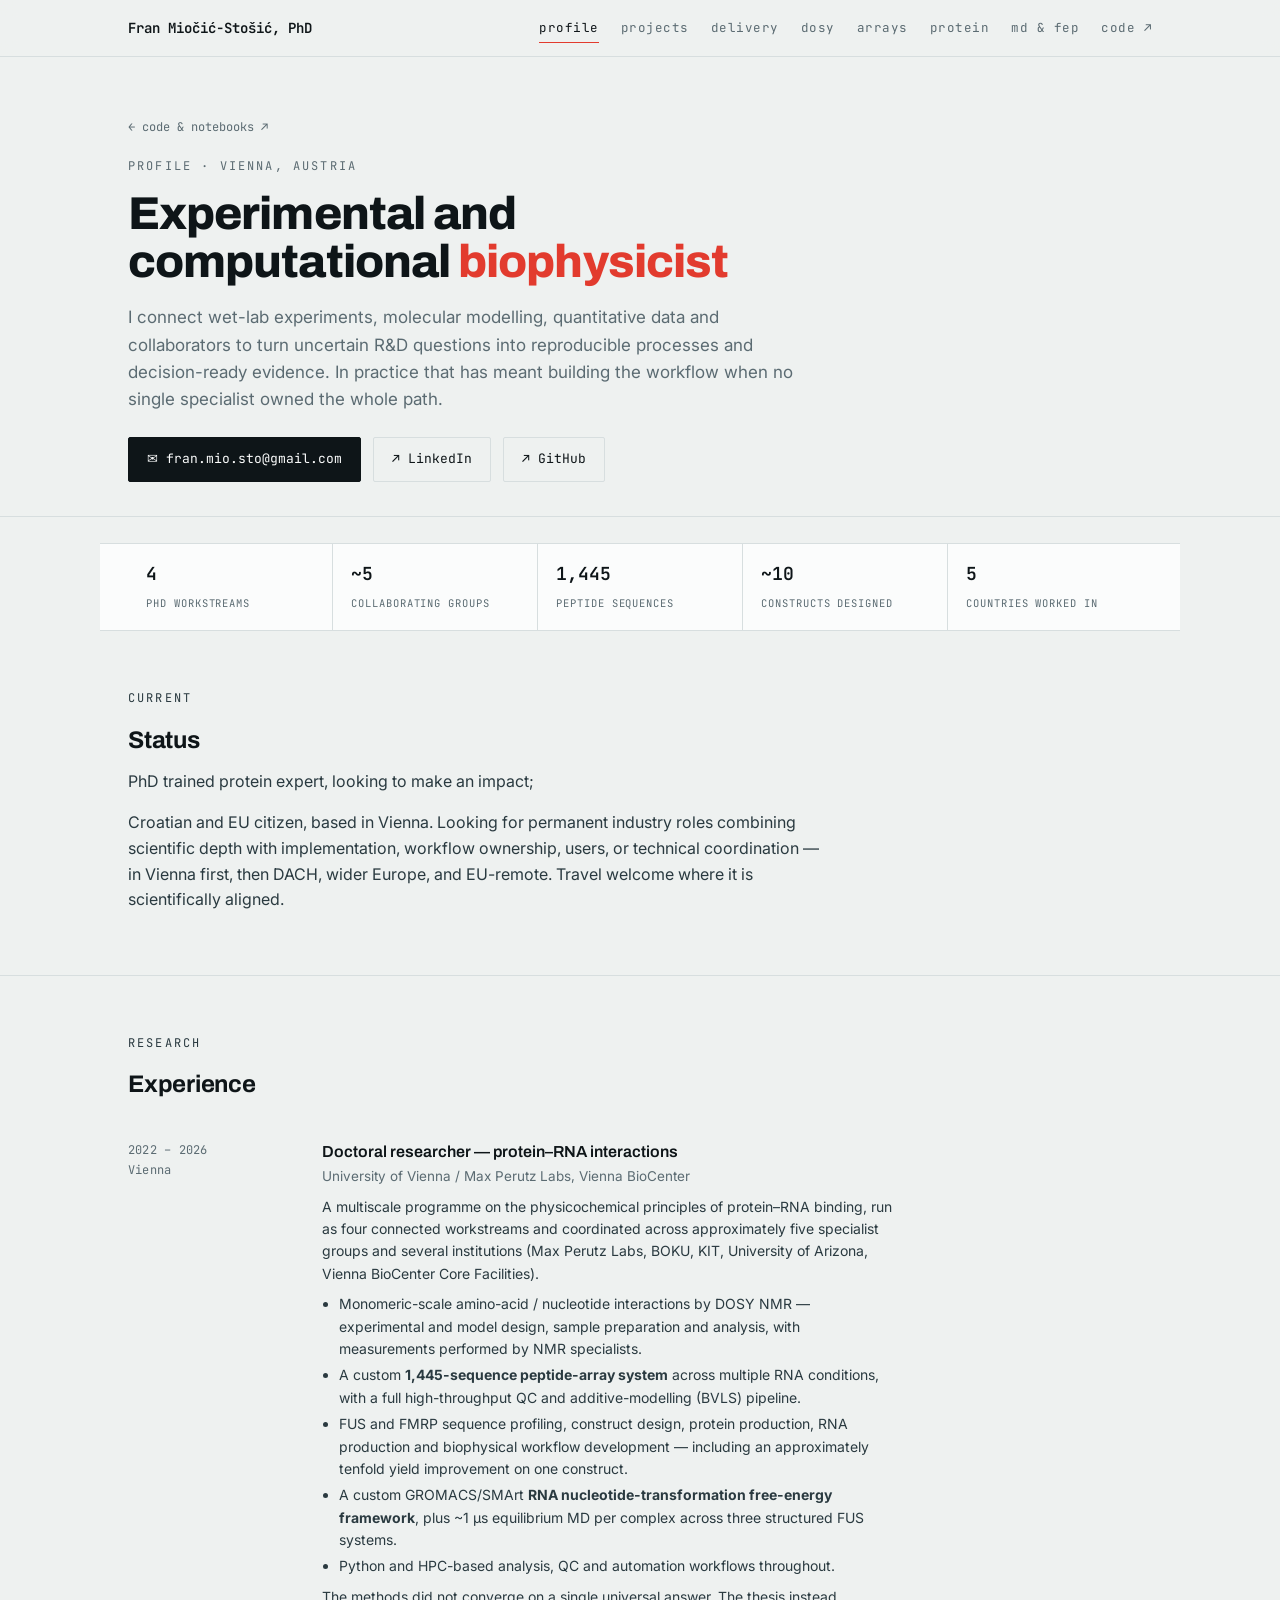
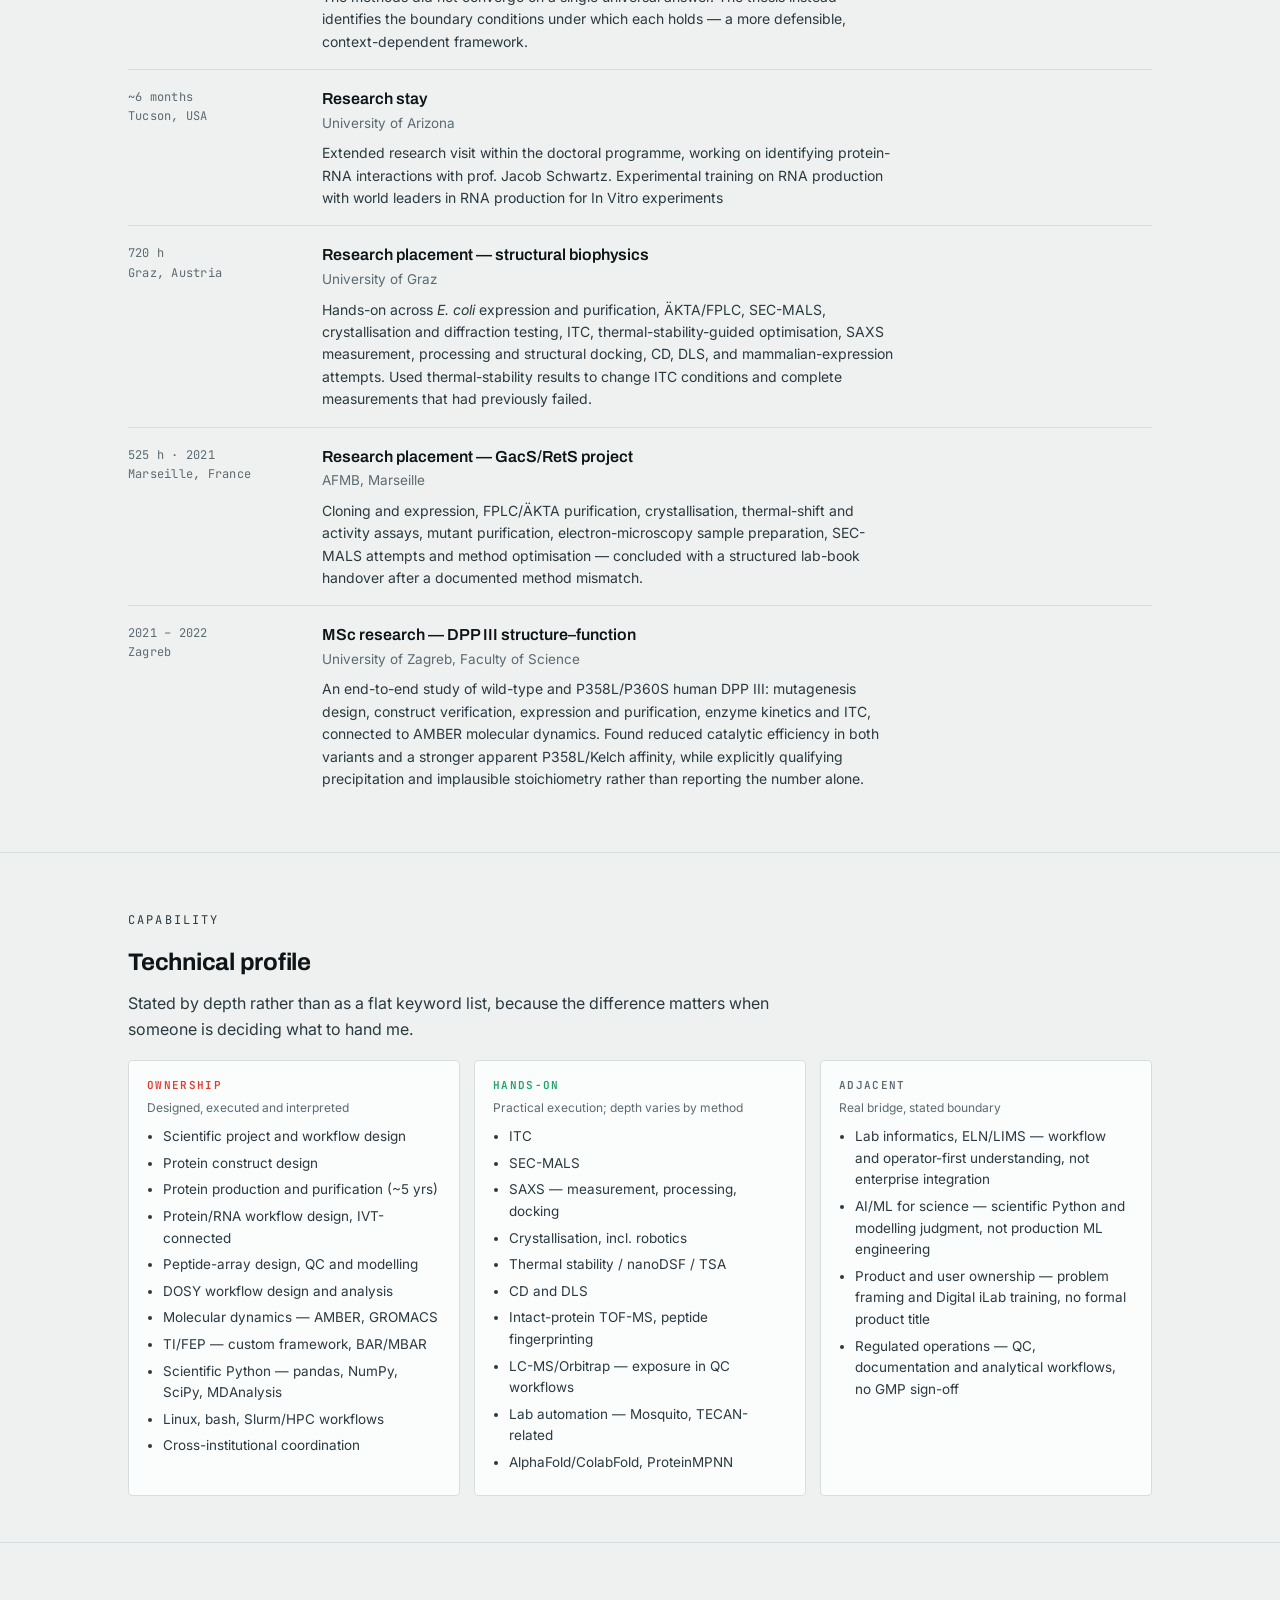
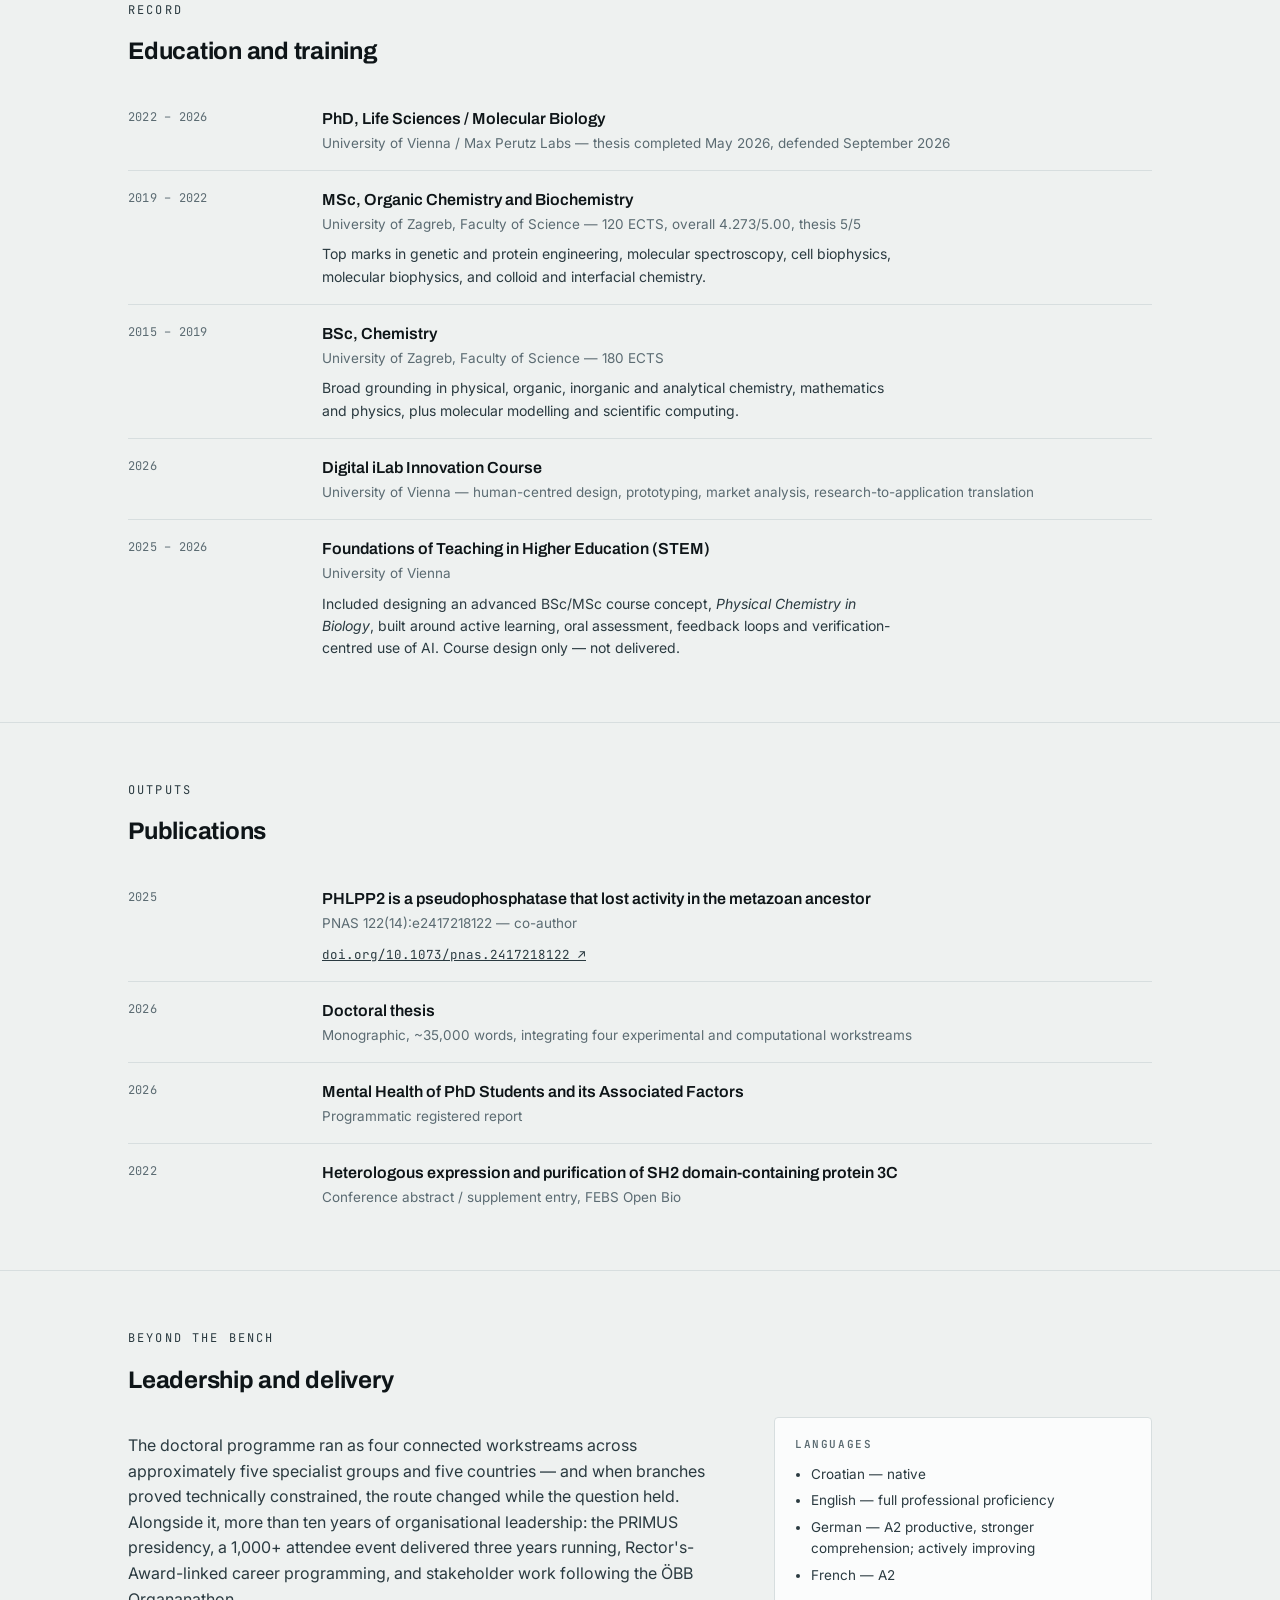
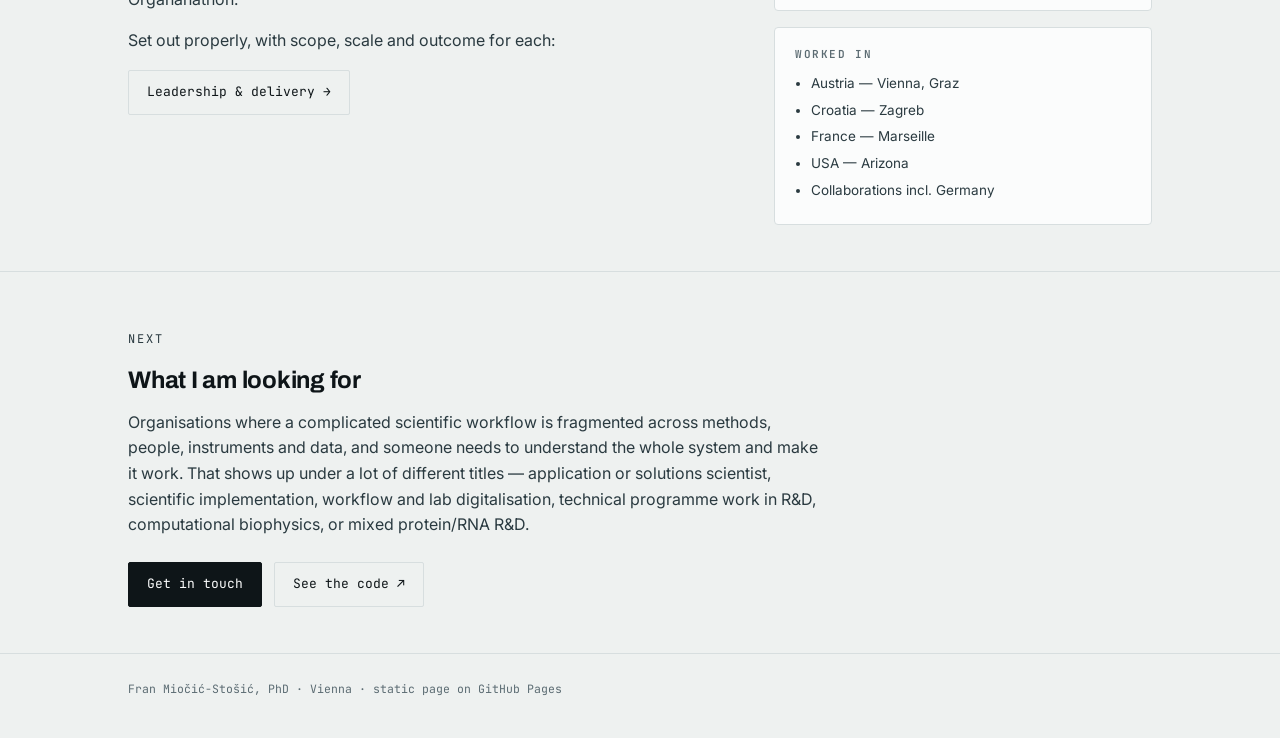
<file: index.html>
<!doctype html>
<html lang="en">
<head>
<meta charset="utf-8">
<meta name="viewport" content="width=device-width, initial-scale=1">
<title>Profile — Fran Miočić-Stošić, PhD</title>
<meta name="description" content="Experimental and computational biophysicist, Vienna. Protein–RNA workflows across wet lab, molecular simulation, and quantitative analysis.">
<link rel="preconnect" href="https://fonts.googleapis.com">
<link rel="preconnect" href="https://fonts.gstatic.com" crossorigin>
<link href="https://fonts.googleapis.com/css2?family=Archivo:wght@500;600;700;800&family=Inter:wght@400;500;600&family=JetBrains+Mono:wght@400;500;600&display=swap" rel="stylesheet">
<link rel="stylesheet" href="assets/site.css">
<style>
.cv-row{display:grid;grid-template-columns:170px 1fr;gap:24px;padding:16px 0;border-top:1px solid var(--hair)}
.cv-row:first-of-type{border-top:none}
.cv-when{font-family:var(--mono);font-size:12px;color:var(--muted);letter-spacing:.02em;padding-top:2px}
.cv-what b{font-family:var(--display);font-size:16px;font-weight:600;display:block}
.cv-what .where{font-size:13.5px;color:var(--muted);margin-top:1px}
.cv-what p{font-size:14px;margin:8px 0 0;max-width:64ch}
.cv-what ul{margin:8px 0 0;padding-left:17px;font-size:14px;color:#2a3a40;max-width:64ch}
.cv-what ul li{margin-bottom:4px}
@media(max-width:640px){.cv-row{grid-template-columns:1fr;gap:6px}}
.skillgrid{display:grid;grid-template-columns:repeat(3,1fr);gap:14px;margin-top:18px}
@media(max-width:860px){.skillgrid{grid-template-columns:1fr}}
.skillcol{background:var(--paper);border:1px solid var(--hair);border-radius:4px;padding:16px 18px}
.skillcol h4{font-family:var(--mono);font-size:11px;letter-spacing:.12em;text-transform:uppercase;margin:0 0 4px;font-weight:600}
.skillcol .sub{font-size:12px;color:var(--muted);margin:0 0 10px;line-height:1.45}
.skillcol ul{margin:0;padding-left:16px;font-size:13.5px;color:#2a3a40}
.skillcol ul li{margin-bottom:5px}
.t1 h4{color:var(--cy5)} .t2 h4{color:var(--cy3)} .t3 h4{color:var(--muted)}
.factbar{display:flex;flex-wrap:wrap;gap:0;border-top:1px solid var(--hair);border-bottom:1px solid var(--hair);background:var(--paper);margin-top:26px}
.factbar div{flex:1 1 0;min-width:150px;padding:16px 18px;border-left:1px solid var(--hair)}
.factbar div:first-child{border-left:none}
.factbar b{font-family:var(--mono);font-weight:600;font-size:18px;display:block}
.factbar span{font-family:var(--mono);font-size:10.5px;letter-spacing:.09em;text-transform:uppercase;color:var(--muted)}
</style>
</head>
<body>

<div class="topbar"><div class="wrap">
  <a class="brandmark" href="index.html">Fran Miočić-Stošić, PhD</a>
  <nav class="navlinks">
    <a class="here" href="index.html">profile</a>
    <a href="projects.html">projects</a>
    <a href="leadership-delivery.html">delivery</a>
    <a href="dosy-binding-modelling.html">dosy</a>
    <a href="peptide-array-binding.html">arrays</a>
    <a href="protein-expression-purification.html">protein</a>
    <a href="md-free-energy-perturbation.html">md &amp; fep</a>
    <a class="hide-sm" href="https://franmiosto-hub.github.io/biophysics-portfolio/#work" target="_blank" rel="noopener noreferrer">code ↗</a>
  </nav>
</div></div>

<header class="pagehead"><div class="wrap">
  <a class="crumb" href="https://franmiosto-hub.github.io/biophysics-portfolio/" target="_blank" rel="noopener noreferrer">← code &amp; notebooks ↗</a>
  <p class="eyebrow" style="margin-top:18px">Profile · Vienna, Austria</p>
  <h1>Experimental and computational <span class="accent">biophysicist</span></h1>
  <p class="lede">I connect wet-lab experiments, molecular modelling, quantitative data and collaborators to turn uncertain R&amp;D questions into reproducible processes and decision-ready evidence. In practice that has meant building the workflow when no single specialist owned the whole path.</p>
  <div class="cta-row">
    <a class="btn" href="mailto:fran.mio.sto@gmail.com">✉ fran.mio.sto@gmail.com</a>
    <a class="btn ghost" href="https://www.linkedin.com/in/fran-mio%C4%8Di%C4%87-sto%C5%A1i%C4%87-3236ba212/" target="_blank" rel="noopener noreferrer">↗ LinkedIn</a>
    <a class="btn ghost" href="https://github.com/franmiosto-hub" target="_blank" rel="noopener noreferrer">↗ GitHub</a>
  </div>
</div></header>

<div class="factbar wrap" style="max-width:1080px">
  <div><b>4</b><span>PhD workstreams</span></div>
  <div><b>~5</b><span>collaborating groups</span></div>
  <div><b>1,445</b><span>peptide sequences</span></div>
  <div><b>~10</b><span>constructs designed</span></div>
  <div><b>5</b><span>countries worked in</span></div>
</div>

<main>

<section class="section"><div class="wrap">
  <p class="eyebrow">Current</p>
  <h2>Status</h2>
  <p style="margin-top:10px">PhD trained protein expert, looking to make an impact;</p>
  <p>Croatian and EU citizen, based in Vienna. Looking for permanent industry roles combining scientific depth with implementation, workflow ownership, users, or technical coordination — in Vienna first, then DACH, wider Europe, and EU-remote. Travel welcome where it is scientifically aligned.</p>
</div></section>

<hr class="rule">

<section class="section"><div class="wrap">
  <p class="eyebrow">Research</p>
  <h2>Experience</h2>

  <div style="margin-top:20px">
    <div class="cv-row">
      <div class="cv-when">2022 – 2026<br>Vienna</div>
      <div class="cv-what">
        <b>Doctoral researcher — protein–RNA interactions</b>
        <div class="where">University of Vienna / Max Perutz Labs, Vienna BioCenter</div>
        <p>A multiscale programme on the physicochemical principles of protein–RNA binding, run as four connected workstreams and coordinated across approximately five specialist groups and several institutions (Max Perutz Labs, BOKU, KIT, University of Arizona, Vienna BioCenter Core Facilities).</p>
        <ul>
          <li>Monomeric-scale amino-acid / nucleotide interactions by DOSY NMR — experimental and model design, sample preparation and analysis, with measurements performed by NMR specialists.</li>
          <li>A custom <strong>1,445-sequence peptide-array system</strong> across multiple RNA conditions, with a full high-throughput QC and additive-modelling (BVLS) pipeline.</li>
          <li>FUS and FMRP sequence profiling, construct design, protein production, RNA production and biophysical workflow development — including an approximately tenfold yield improvement on one construct.</li>
          <li>A custom GROMACS/SMArt <strong>RNA nucleotide-transformation free-energy framework</strong>, plus ~1 µs equilibrium MD per complex across three structured FUS systems.</li>
          <li>Python and HPC-based analysis, QC and automation workflows throughout.</li>
        </ul>
        <p>The methods did not converge on a single universal answer. The thesis instead identifies the boundary conditions under which each holds — a more defensible, context-dependent framework.</p>
      </div>
    </div>

    <div class="cv-row">
      <div class="cv-when">~6 months<br>Tucson, USA</div>
      <div class="cv-what">
        <b>Research stay</b>
        <div class="where">University of Arizona</div>
        <p>Extended research visit within the doctoral programme, working on identifying protein-RNA interactions with prof. Jacob Schwartz. Experimental training on RNA production with world leaders in RNA production for In Vitro experiments</p>
      </div>
    </div>

    <div class="cv-row">
      <div class="cv-when">720 h<br>Graz, Austria</div>
      <div class="cv-what">
        <b>Research placement — structural biophysics</b>
        <div class="where">University of Graz</div>
        <p>Hands-on across <em>E. coli</em> expression and purification, ÄKTA/FPLC, SEC-MALS, crystallisation and diffraction testing, ITC, thermal-stability-guided optimisation, SAXS measurement, processing and structural docking, CD, DLS, and mammalian-expression attempts. Used thermal-stability results to change ITC conditions and complete measurements that had previously failed.</p>
      </div>
    </div>

    <div class="cv-row">
      <div class="cv-when">525 h · 2021<br>Marseille, France</div>
      <div class="cv-what">
        <b>Research placement — GacS/RetS project</b>
        <div class="where">AFMB, Marseille</div>
        <p>Cloning and expression, FPLC/ÄKTA purification, crystallisation, thermal-shift and activity assays, mutant purification, electron-microscopy sample preparation, SEC-MALS attempts and method optimisation — concluded with a structured lab-book handover after a documented method mismatch.</p>
      </div>
    </div>

    <div class="cv-row">
      <div class="cv-when">2021 – 2022<br>Zagreb</div>
      <div class="cv-what">
        <b>MSc research — DPP III structure–function</b>
        <div class="where">University of Zagreb, Faculty of Science</div>
        <p>An end-to-end study of wild-type and P358L/P360S human DPP III: mutagenesis design, construct verification, expression and purification, enzyme kinetics and ITC, connected to AMBER molecular dynamics. Found reduced catalytic efficiency in both variants and a stronger apparent P358L/Kelch affinity, while explicitly qualifying precipitation and implausible stoichiometry rather than reporting the number alone.</p>
      </div>
    </div>
  </div>
</div></section>

<hr class="rule">

<section class="section"><div class="wrap">
  <p class="eyebrow">Capability</p>
  <h2>Technical profile</h2>
  <p style="margin-top:10px;max-width:70ch">Stated by depth rather than as a flat keyword list, because the difference matters when someone is deciding what to hand me.</p>

  <div class="skillgrid">
    <div class="skillcol t1">
      <h4>Ownership</h4>
      <p class="sub">Designed, executed and interpreted</p>
      <ul>
        <li>Scientific project and workflow design</li>
        <li>Protein construct design</li>
        <li>Protein production and purification (~5 yrs)</li>
        <li>Protein/RNA workflow design, IVT-connected</li>
        <li>Peptide-array design, QC and modelling</li>
        <li>DOSY workflow design and analysis</li>
        <li>Molecular dynamics — AMBER, GROMACS</li>
        <li>TI/FEP — custom framework, BAR/MBAR</li>
        <li>Scientific Python — pandas, NumPy, SciPy, MDAnalysis</li>
        <li>Linux, bash, Slurm/HPC workflows</li>
        <li>Cross-institutional coordination</li>
      </ul>
    </div>
    <div class="skillcol t2">
      <h4>Hands-on</h4>
      <p class="sub">Practical execution; depth varies by method</p>
      <ul>
        <li>ITC</li>
        <li>SEC-MALS</li>
        <li>SAXS — measurement, processing, docking</li>
        <li>Crystallisation, incl. robotics</li>
        <li>Thermal stability / nanoDSF / TSA</li>
        <li>CD and DLS</li>
        <li>Intact-protein TOF-MS, peptide fingerprinting</li>
        <li>LC-MS/Orbitrap — exposure in QC workflows</li>
        <li>Lab automation — Mosquito, TECAN-related</li>
        <li>AlphaFold/ColabFold, ProteinMPNN</li>
      </ul>
    </div>
    <div class="skillcol t3">
      <h4>Adjacent</h4>
      <p class="sub">Real bridge, stated boundary</p>
      <ul>
        <li>Lab informatics, ELN/LIMS — workflow and operator-first understanding, not enterprise integration</li>
        <li>AI/ML for science — scientific Python and modelling judgment, not production ML engineering</li>
        <li>Product and user ownership — problem framing and Digital iLab training, no formal product title</li>
        <li>Regulated operations — QC, documentation and analytical workflows, no GMP sign-off</li>
      </ul>
    </div>
  </div>
</div></section>

<hr class="rule">

<section class="section"><div class="wrap">
  <p class="eyebrow">Record</p>
  <h2>Education and training</h2>
  <div style="margin-top:20px">
    <div class="cv-row">
      <div class="cv-when">2022 – 2026</div>
      <div class="cv-what"><b>PhD, Life Sciences / Molecular Biology</b>
        <div class="where">University of Vienna / Max Perutz Labs — thesis completed May 2026, defended September 2026</div></div>
    </div>
    <div class="cv-row">
      <div class="cv-when">2019 – 2022</div>
      <div class="cv-what"><b>MSc, Organic Chemistry and Biochemistry</b>
        <div class="where">University of Zagreb, Faculty of Science — 120 ECTS, overall 4.273/5.00, thesis 5/5</div>
        <p>Top marks in genetic and protein engineering, molecular spectroscopy, cell biophysics, molecular biophysics, and colloid and interfacial chemistry.</p></div>
    </div>
    <div class="cv-row">
      <div class="cv-when">2015 – 2019</div>
      <div class="cv-what"><b>BSc, Chemistry</b>
        <div class="where">University of Zagreb, Faculty of Science — 180 ECTS</div>
        <p>Broad grounding in physical, organic, inorganic and analytical chemistry, mathematics and physics, plus molecular modelling and scientific computing.</p></div>
    </div>
    <div class="cv-row">
      <div class="cv-when">2026</div>
      <div class="cv-what"><b>Digital iLab Innovation Course</b>
        <div class="where">University of Vienna — human-centred design, prototyping, market analysis, research-to-application translation</div></div>
    </div>
    <div class="cv-row">
      <div class="cv-when">2025 – 2026</div>
      <div class="cv-what"><b>Foundations of Teaching in Higher Education (STEM)</b>
        <div class="where">University of Vienna</div>
        <p>Included designing an advanced BSc/MSc course concept, <em>Physical Chemistry in Biology</em>, built around active learning, oral assessment, feedback loops and verification-centred use of AI. Course design only — not delivered.</p></div>
    </div>
  </div>
</div></section>

<hr class="rule">

<section class="section"><div class="wrap">
  <p class="eyebrow">Outputs</p>
  <h2>Publications</h2>
  <div style="margin-top:20px">
    <div class="cv-row">
      <div class="cv-when">2025</div>
      <div class="cv-what"><b>PHLPP2 is a pseudophosphatase that lost activity in the metazoan ancestor</b>
        <div class="where">PNAS 122(14):e2417218122 — co-author</div>
        <p><a href="https://doi.org/10.1073/pnas.2417218122" target="_blank" rel="noopener noreferrer" class="mono" style="font-size:12.5px">doi.org/10.1073/pnas.2417218122 ↗</a></p></div>
    </div>
    <div class="cv-row">
      <div class="cv-when">2026</div>
      <div class="cv-what"><b>Doctoral thesis</b>
        <div class="where">Monographic, ~35,000 words, integrating four experimental and computational workstreams</div></div>
    </div>
    <div class="cv-row">
      <div class="cv-when">2026</div>
      <div class="cv-what"><b>Mental Health of PhD Students and its Associated Factors</b>
        <div class="where">Programmatic registered report</div></div>
    </div>
    <div class="cv-row">
      <div class="cv-when">2022</div>
      <div class="cv-what"><b>Heterologous expression and purification of SH2 domain-containing protein 3C</b>
        <div class="where">Conference abstract / supplement entry, FEBS Open Bio</div></div>
    </div>
  </div>
</div></section>

<hr class="rule">

<section class="section"><div class="wrap">
  <p class="eyebrow">Beyond the bench</p>
  <h2>Leadership and delivery</h2>
  <div class="cols" style="margin-top:18px">
    <div>
      <p>The doctoral programme ran as four connected workstreams across approximately five specialist groups and five countries — and when branches proved technically constrained, the route changed while the question held. Alongside it, more than ten years of organisational leadership: the PRIMUS presidency, a 1,000+ attendee event delivered three years running, Rector's-Award-linked career programming, and stakeholder work following the ÖBB Organanathon.</p>
      <p>Set out properly, with scope, scale and outcome for each:</p>
      <div class="cta-row" style="margin-top:14px">
        <a class="btn ghost" href="leadership-delivery.html">Leadership &amp; delivery →</a>
      </div>
    </div>
    <aside>
      <div class="panel">
        <h4>Languages</h4>
        <ul>
          <li>Croatian — native</li>
          <li>English — full professional proficiency</li>
          <li>German — A2 productive, stronger comprehension; actively improving</li>
          <li>French — A2</li>
        </ul>
      </div>
      <div class="panel">
        <h4>Worked in</h4>
        <ul>
          <li>Austria — Vienna, Graz</li>
          <li>Croatia — Zagreb</li>
          <li>France — Marseille</li>
          <li>USA — Arizona</li>
          <li>Collaborations incl. Germany</li>
        </ul>
      </div>
    </aside>
  </div>
</div></section>

<hr class="rule">

<section class="section"><div class="wrap">
  <p class="eyebrow">Next</p>
  <h2>What I am looking for</h2>
  <p style="margin-top:10px">Organisations where a complicated scientific workflow is fragmented across methods, people, instruments and data, and someone needs to understand the whole system and make it work. That shows up under a lot of different titles — application or solutions scientist, scientific implementation, workflow and lab digitalisation, technical programme work in R&amp;D, computational biophysics, or mixed protein/RNA R&amp;D.</p>
  <div class="cta-row">
    <a class="btn" href="mailto:fran.mio.sto@gmail.com">Get in touch</a>
    <a class="btn ghost" href="https://franmiosto-hub.github.io/biophysics-portfolio/#work" target="_blank" rel="noopener noreferrer">See the code ↗</a>
  </div>
</div></section>

</main>

<footer><div class="wrap">Fran Miočić-Stošić, PhD · Vienna · static page on GitHub Pages</div></footer>
</body>
</html>
</file>
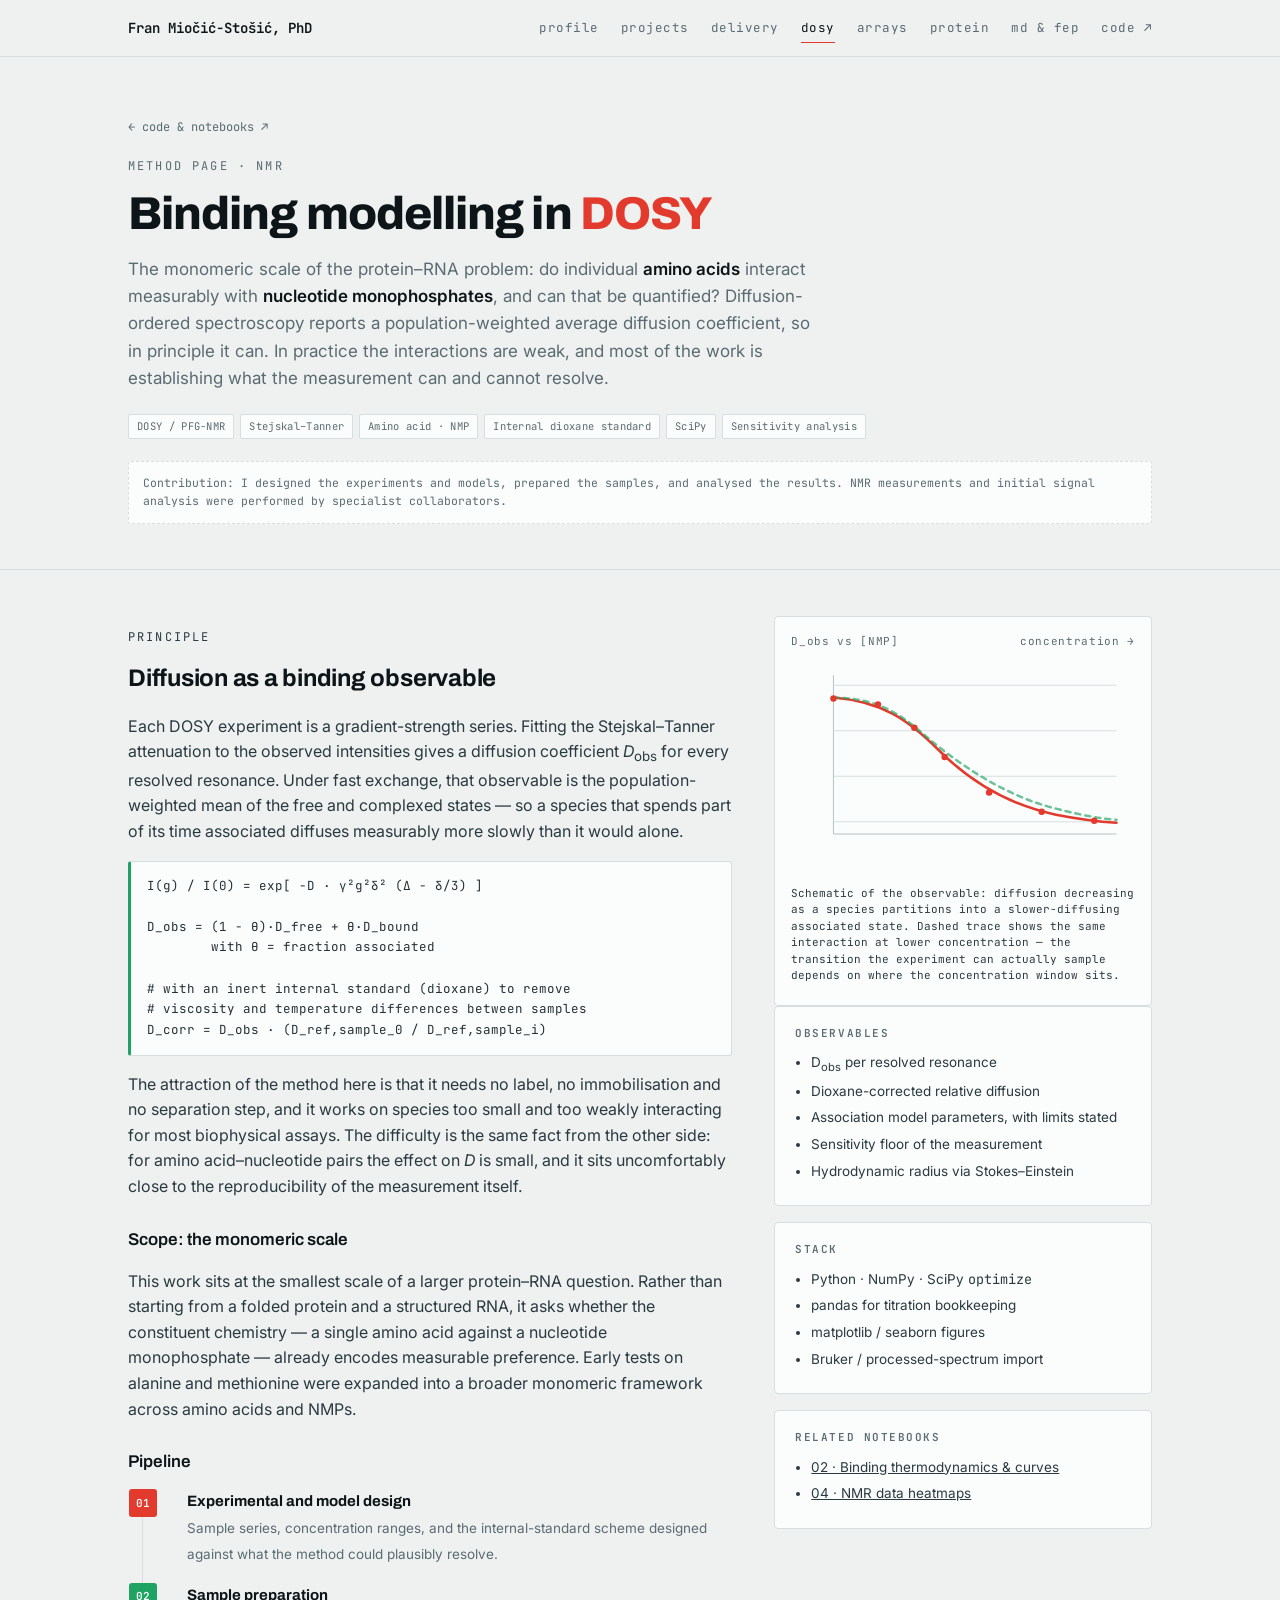
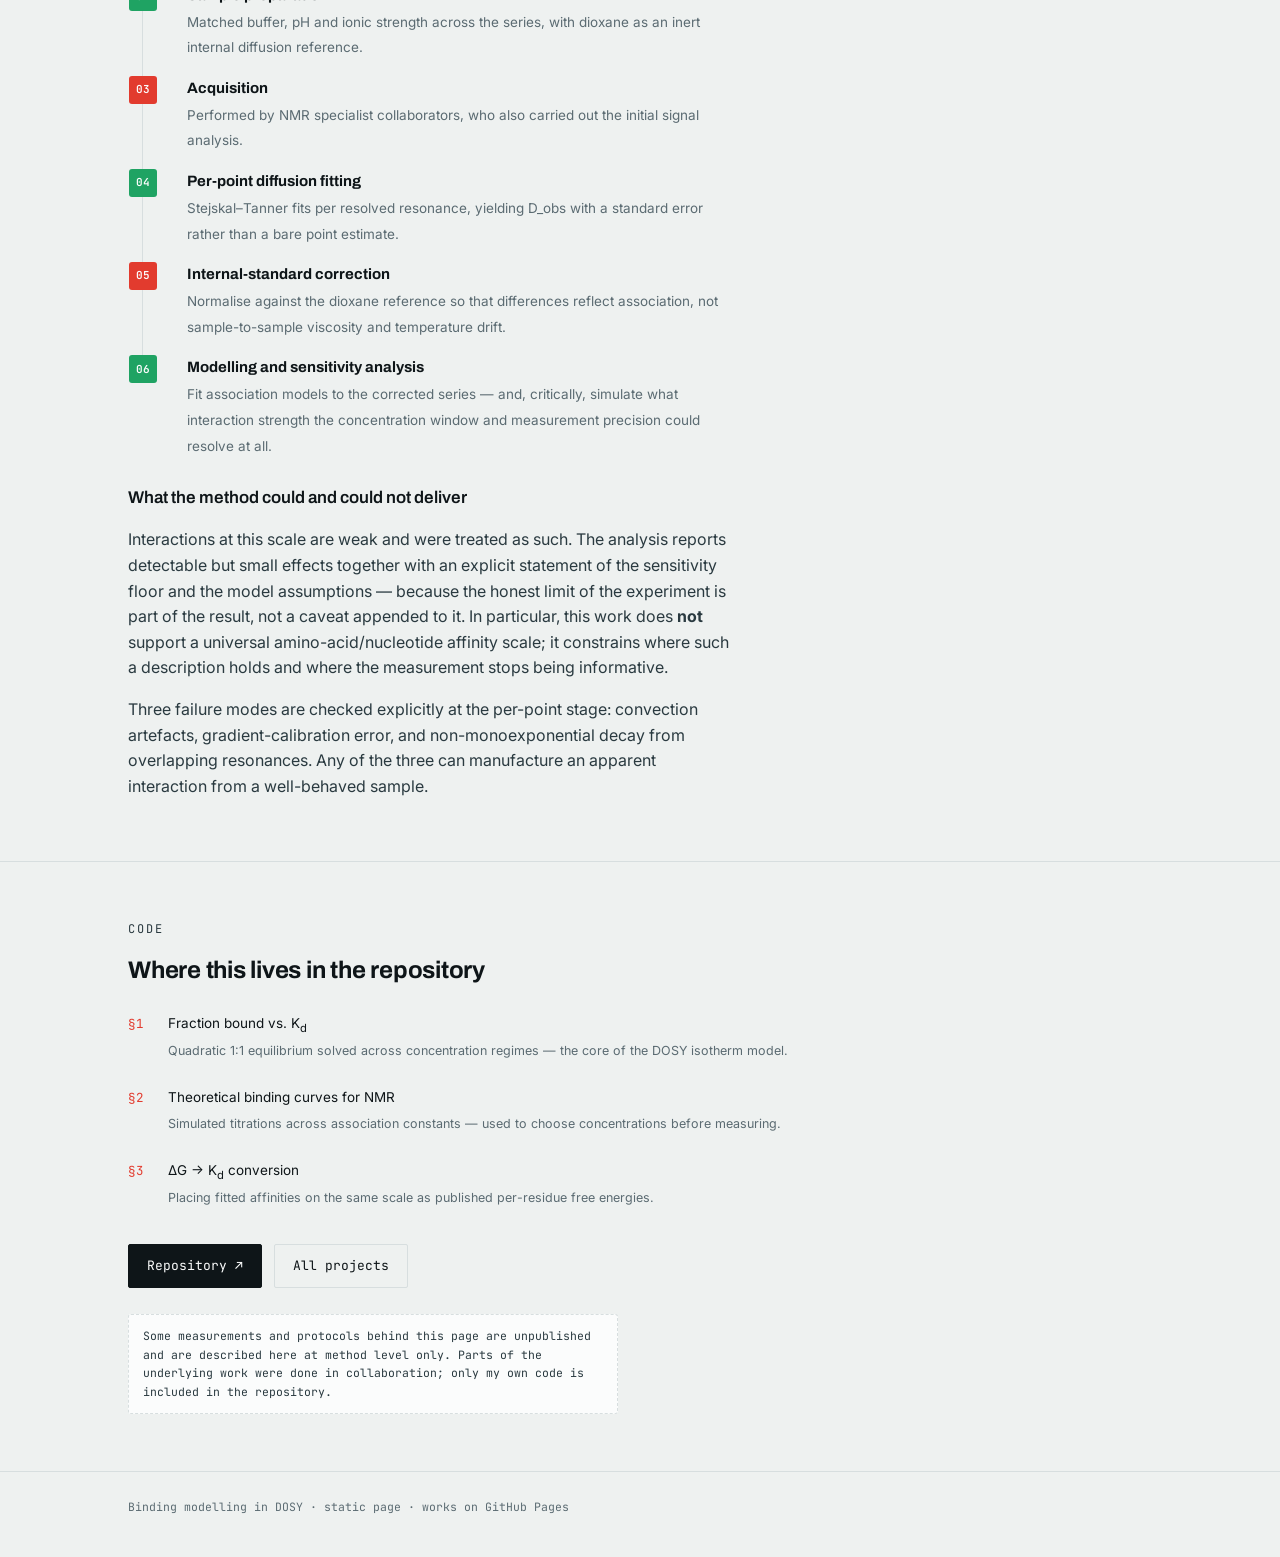
<file: dosy-binding-modelling.html>
<!doctype html>
<html lang="en">
<head>
<meta charset="utf-8">
<meta name="viewport" content="width=device-width, initial-scale=1">
<title>Binding modelling in DOSY — Fran Miočić-Stošić, PhD</title>
<meta name="description" content="Modelling weak amino-acid–nucleotide interactions by diffusion-ordered NMR: population-weighted diffusion coefficients, sensitivity limits, and explicit treatment of model boundaries.">
<link rel="preconnect" href="https://fonts.googleapis.com">
<link rel="preconnect" href="https://fonts.gstatic.com" crossorigin>
<link href="https://fonts.googleapis.com/css2?family=Archivo:wght@500;600;700;800&family=Inter:wght@400;500;600&family=JetBrains+Mono:wght@400;500;600&display=swap" rel="stylesheet">
<link rel="stylesheet" href="assets/site.css">
</head>
<body>

<div class="topbar"><div class="wrap">
  <a class="brandmark" href="index.html">Fran Miočić-Stošić, PhD</a>
  <nav class="navlinks">
    <a href="index.html">profile</a>
    <a href="projects.html">projects</a>
    <a href="leadership-delivery.html">delivery</a>
    <a class="here" href="dosy-binding-modelling.html">dosy</a>
    <a href="peptide-array-binding.html">arrays</a>
    <a href="protein-expression-purification.html">protein</a>
    <a href="md-free-energy-perturbation.html">md &amp; fep</a>
    <a class="hide-sm" href="https://franmiosto-hub.github.io/biophysics-portfolio/#work" target="_blank" rel="noopener noreferrer">code ↗</a>
  </nav>
</div></div>

<header class="pagehead"><div class="wrap">
  <a class="crumb" href="https://franmiosto-hub.github.io/biophysics-portfolio/" target="_blank" rel="noopener noreferrer">← code &amp; notebooks ↗</a>
  <p class="eyebrow" style="margin-top:18px">Method page · NMR</p>
  <h1>Binding modelling in <span class="accent">DOSY</span></h1>
  <p class="lede">The monomeric scale of the protein–RNA problem: do individual <strong>amino acids</strong> interact measurably with <strong>nucleotide monophosphates</strong>, and can that be quantified? Diffusion-ordered spectroscopy reports a population-weighted average diffusion coefficient, so in principle it can. In practice the interactions are weak, and most of the work is establishing what the measurement can and cannot resolve.</p>
  <div class="tags">
    <span class="tag">DOSY / PFG-NMR</span><span class="tag">Stejskal–Tanner</span>
    <span class="tag">Amino acid · NMP</span><span class="tag">Internal dioxane standard</span>
    <span class="tag">SciPy</span><span class="tag">Sensitivity analysis</span>
  </div>
  <p class="note" style="margin-top:22px">Contribution: I designed the experiments and models, prepared the samples, and analysed the results. NMR measurements and initial signal analysis were performed by specialist collaborators.</p>
</div></header>

<main>

<section class="section"><div class="wrap"><div class="cols">
  <div>
    <p class="eyebrow">Principle</p>
    <h2>Diffusion as a binding observable</h2>
    <p>Each DOSY experiment is a gradient-strength series. Fitting the Stejskal–Tanner attenuation to the observed intensities gives a diffusion coefficient <em>D</em><sub>obs</sub> for every resolved resonance. Under fast exchange, that observable is the population-weighted mean of the free and complexed states — so a species that spends part of its time associated diffuses measurably more slowly than it would alone.</p>

    <pre class="code-block">I(g) / I(0) = exp[ -D · γ²g²δ² (Δ - δ/3) ]

D_obs = (1 - θ)·D_free + θ·D_bound
        with θ = fraction associated

# with an inert internal standard (dioxane) to remove
# viscosity and temperature differences between samples
D_corr = D_obs · (D_ref,sample_0 / D_ref,sample_i)</pre>

    <p>The attraction of the method here is that it needs no label, no immobilisation and no separation step, and it works on species too small and too weakly interacting for most biophysical assays. The difficulty is the same fact from the other side: for amino acid–nucleotide pairs the effect on <em>D</em> is small, and it sits uncomfortably close to the reproducibility of the measurement itself.</p>

    <h3>Scope: the monomeric scale</h3>
    <p>This work sits at the smallest scale of a larger protein–RNA question. Rather than starting from a folded protein and a structured RNA, it asks whether the constituent chemistry — a single amino acid against a nucleotide monophosphate — already encodes measurable preference. Early tests on alanine and methionine were expanded into a broader monomeric framework across amino acids and NMPs.</p>

    <h3>Pipeline</h3>
    <ol class="steps">
      <li><b>Experimental and model design</b><span>Sample series, concentration ranges, and the internal-standard scheme designed against what the method could plausibly resolve.</span></li>
      <li class="alt"><b>Sample preparation</b><span>Matched buffer, pH and ionic strength across the series, with dioxane as an inert internal diffusion reference.</span></li>
      <li><b>Acquisition</b><span>Performed by NMR specialist collaborators, who also carried out the initial signal analysis.</span></li>
      <li class="alt"><b>Per-point diffusion fitting</b><span>Stejskal–Tanner fits per resolved resonance, yielding D_obs with a standard error rather than a bare point estimate.</span></li>
      <li><b>Internal-standard correction</b><span>Normalise against the dioxane reference so that differences reflect association, not sample-to-sample viscosity and temperature drift.</span></li>
      <li class="alt"><b>Modelling and sensitivity analysis</b><span>Fit association models to the corrected series — and, critically, simulate what interaction strength the concentration window and measurement precision could resolve at all.</span></li>
    </ol>

    <h3>What the method could and could not deliver</h3>
    <p>Interactions at this scale are weak and were treated as such. The analysis reports detectable but small effects together with an explicit statement of the sensitivity floor and the model assumptions — because the honest limit of the experiment is part of the result, not a caveat appended to it. In particular, this work does <strong>not</strong> support a universal amino-acid/nucleotide affinity scale; it constrains where such a description holds and where the measurement stops being informative.</p>

    <p>Three failure modes are checked explicitly at the per-point stage: convection artefacts, gradient-calibration error, and non-monoexponential decay from overlapping resonances. Any of the three can manufacture an apparent interaction from a well-behaved sample.</p>
  </div>

  <aside>
    <div class="figure">
      <div class="figlabel"><span>D_obs vs [NMP]</span><span>concentration →</span></div>
      <svg viewBox="0 0 340 210" width="100%" role="img" aria-label="Schematic DOSY association curve">
        <g class="grid">
          <line x1="42" y1="28" x2="322" y2="28"/><line x1="42" y1="73" x2="322" y2="73"/>
          <line x1="42" y1="118" x2="322" y2="118"/><line x1="42" y1="163" x2="322" y2="163"/>
        </g>
        <line class="axis" x1="42" y1="175" x2="322" y2="175"/>
        <line class="axis" x1="42" y1="18" x2="42" y2="175"/>
        <path class="curve c5" d="M42 40 C 90 44, 116 62, 146 92 C 176 122, 214 146, 262 156 C 288 161, 306 163, 322 164"/>
        <path class="curve c3" style="stroke-dasharray:5 5;opacity:.65" d="M42 40 C 78 41, 100 50, 126 72 C 158 100, 206 136, 262 150 C 290 157, 306 160, 322 161"/>
        <g fill="var(--cy5)">
          <circle cx="42" cy="41" r="3.2"/><circle cx="86" cy="47" r="3.2"/><circle cx="122" cy="70" r="3.2"/>
          <circle cx="152" cy="99" r="3.2"/><circle cx="196" cy="134" r="3.2"/><circle cx="248" cy="153" r="3.2"/>
          <circle cx="300" cy="162" r="3.2"/>
        </g>
      </svg>
      <p class="figcap">Schematic of the observable: diffusion decreasing as a species partitions into a slower-diffusing associated state. Dashed trace shows the same interaction at lower concentration — the transition the experiment can actually sample depends on where the concentration window sits.</p>
    </div>

    <div class="panel">
      <h4>Observables</h4>
      <ul>
        <li>D<sub>obs</sub> per resolved resonance</li>
        <li>Dioxane-corrected relative diffusion</li>
        <li>Association model parameters, with limits stated</li>
        <li>Sensitivity floor of the measurement</li>
        <li>Hydrodynamic radius via Stokes–Einstein</li>
      </ul>
    </div>

    <div class="panel">
      <h4>Stack</h4>
      <ul>
        <li>Python · NumPy · SciPy <span class="mono">optimize</span></li>
        <li>pandas for titration bookkeeping</li>
        <li>matplotlib / seaborn figures</li>
        <li>Bruker / processed-spectrum import</li>
      </ul>
    </div>

    <div class="panel">
      <h4>Related notebooks</h4>
      <ul>
        <li><a href="https://github.com/franmiosto-hub/biophysics-portfolio/blob/main/02_binding_thermodynamics_and_curves.ipynb" target="_blank" rel="noopener noreferrer">02 · Binding thermodynamics &amp; curves</a></li>
        <li><a href="https://github.com/franmiosto-hub/biophysics-portfolio/blob/main/04_sequence_structure_utilities.ipynb" target="_blank" rel="noopener noreferrer">04 · NMR data heatmaps</a></li>
      </ul>
    </div>
  </aside>
</div></div></section>

<hr class="rule">

<section class="section"><div class="wrap">
  <p class="eyebrow">Code</p>
  <h2>Where this lives in the repository</h2>
  <div class="nblist">
    <a href="https://github.com/franmiosto-hub/biophysics-portfolio/blob/main/02_binding_thermodynamics_and_curves.ipynb" target="_blank" rel="noopener noreferrer">
      <span class="nb-name">§1</span>
      <span><span class="nb-title">Fraction bound vs. K<sub>d</sub></span><br><span class="nb-desc">Quadratic 1:1 equilibrium solved across concentration regimes — the core of the DOSY isotherm model.</span></span>
    </a>
    <a href="https://github.com/franmiosto-hub/biophysics-portfolio/blob/main/02_binding_thermodynamics_and_curves.ipynb" target="_blank" rel="noopener noreferrer">
      <span class="nb-name">§2</span>
      <span><span class="nb-title">Theoretical binding curves for NMR</span><br><span class="nb-desc">Simulated titrations across association constants — used to choose concentrations before measuring.</span></span>
    </a>
    <a href="https://github.com/franmiosto-hub/biophysics-portfolio/blob/main/02_binding_thermodynamics_and_curves.ipynb" target="_blank" rel="noopener noreferrer">
      <span class="nb-name">§3</span>
      <span><span class="nb-title">ΔG → K<sub>d</sub> conversion</span><br><span class="nb-desc">Placing fitted affinities on the same scale as published per-residue free energies.</span></span>
    </a>
  </div>
  <div class="cta-row">
    <a class="btn" href="https://github.com/franmiosto-hub/biophysics-portfolio" target="_blank" rel="noopener noreferrer">Repository ↗</a>
    <a class="btn ghost" href="https://franmiosto-hub.github.io/biophysics-portfolio/#work" target="_blank" rel="noopener noreferrer">All projects</a>
  </div>
  <p class="note">Some measurements and protocols behind this page are unpublished and are described here at method level only. Parts of the underlying work were done in collaboration; only my own code is included in the repository.</p>
</div></section>

</main>

<footer><div class="wrap">Binding modelling in DOSY · static page · works on GitHub Pages</div></footer>
</body>
</html>
</file>
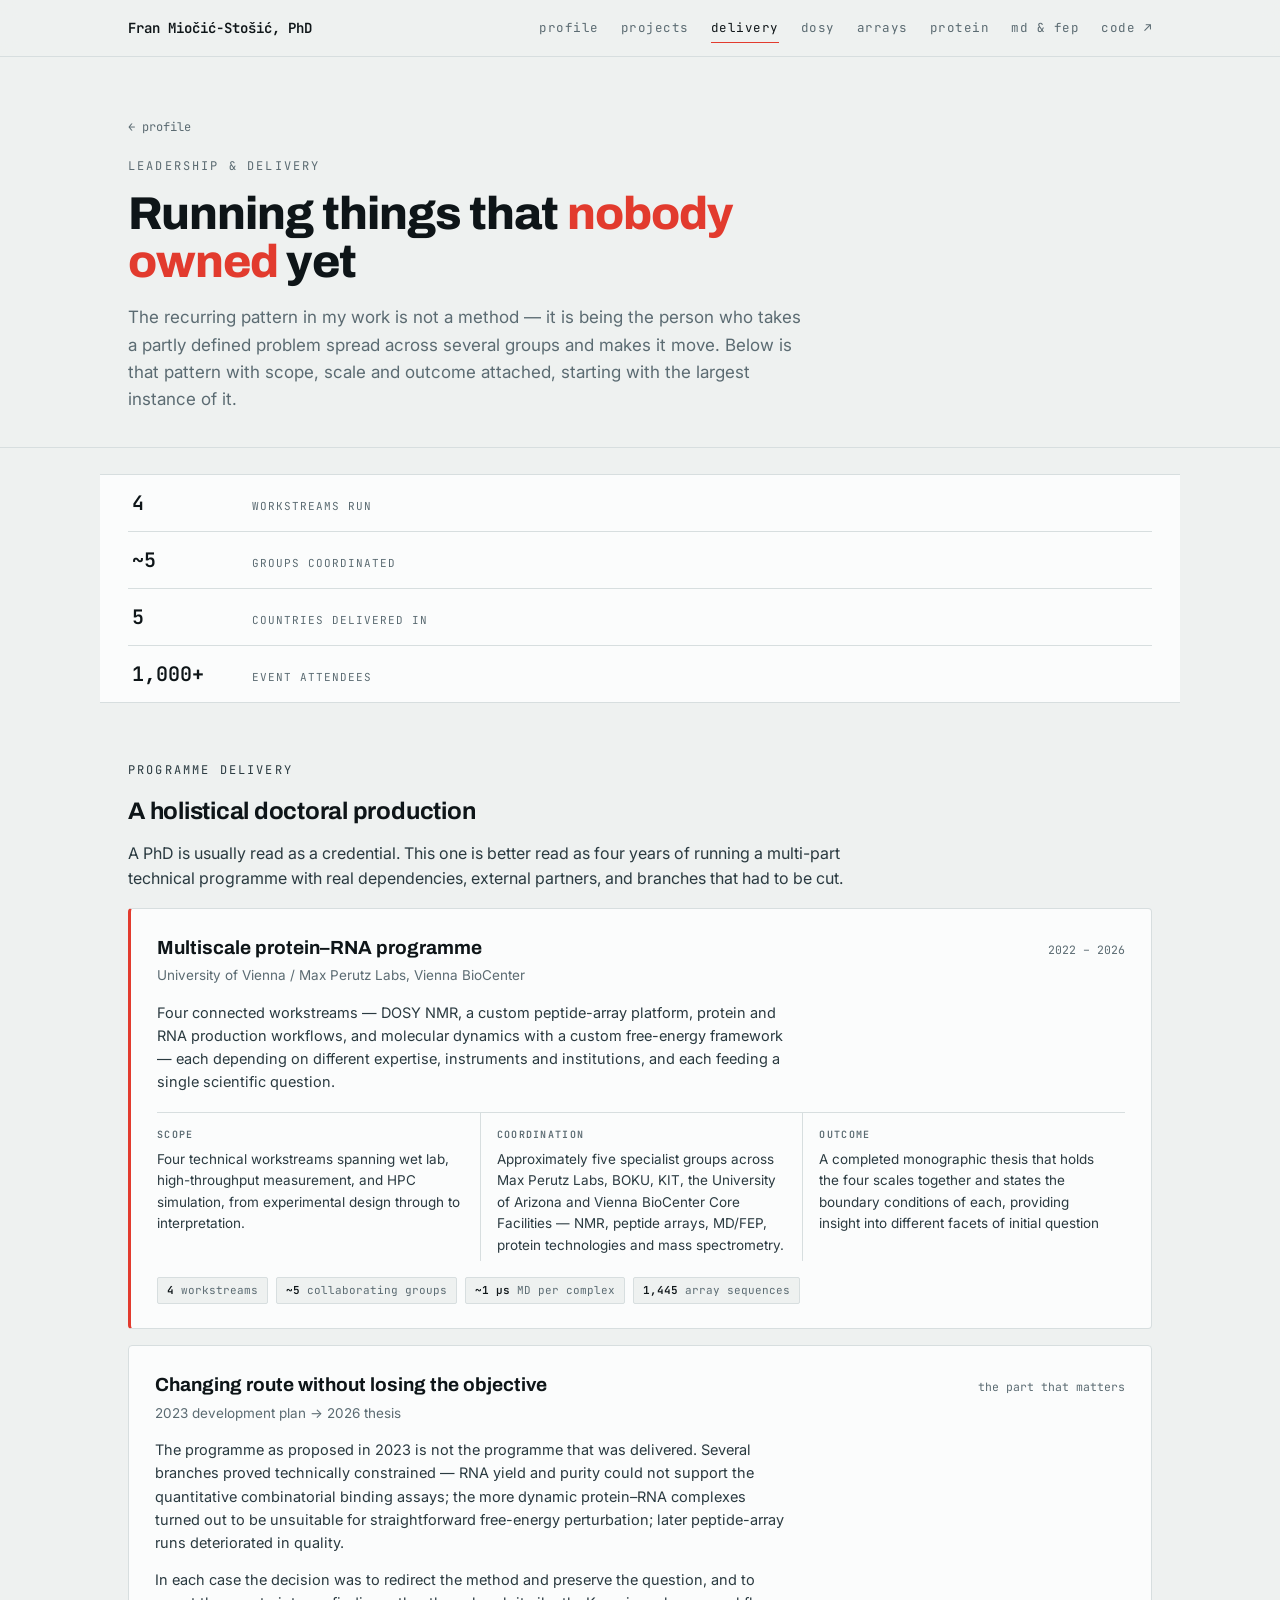
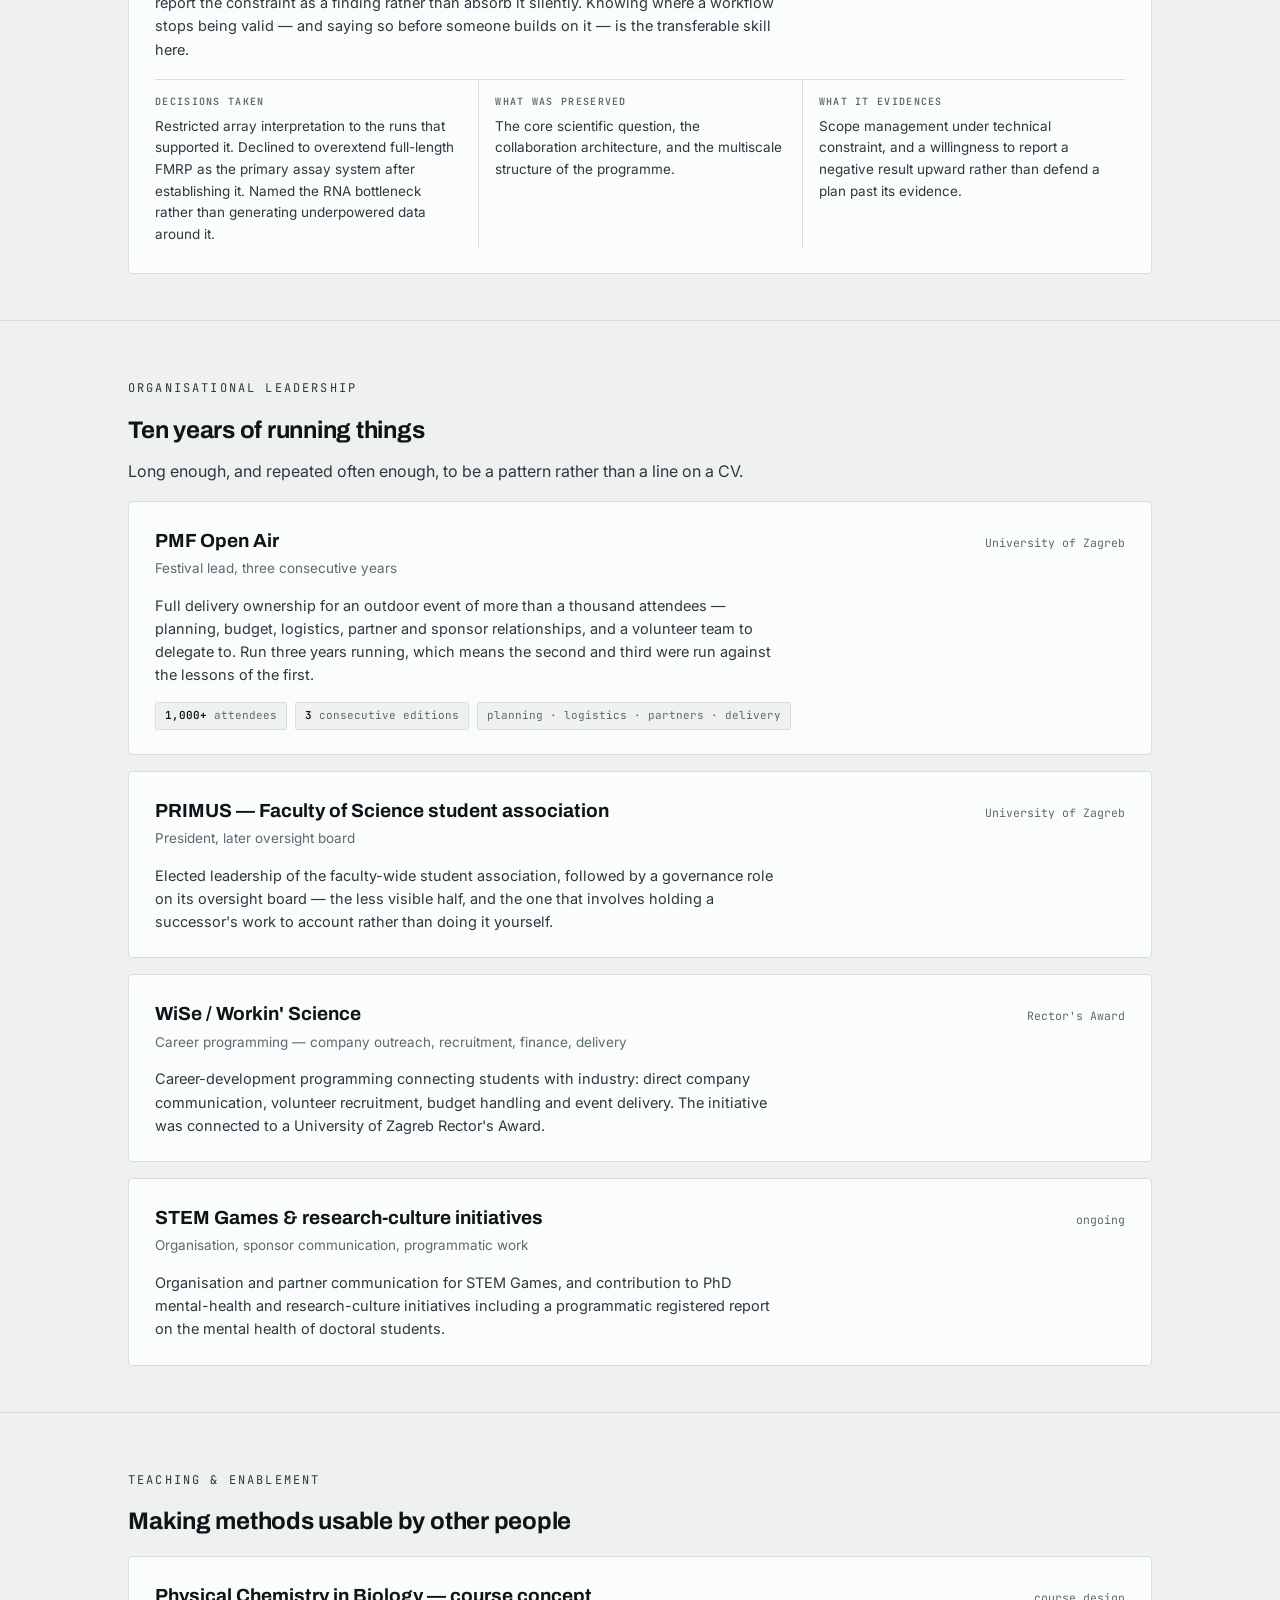
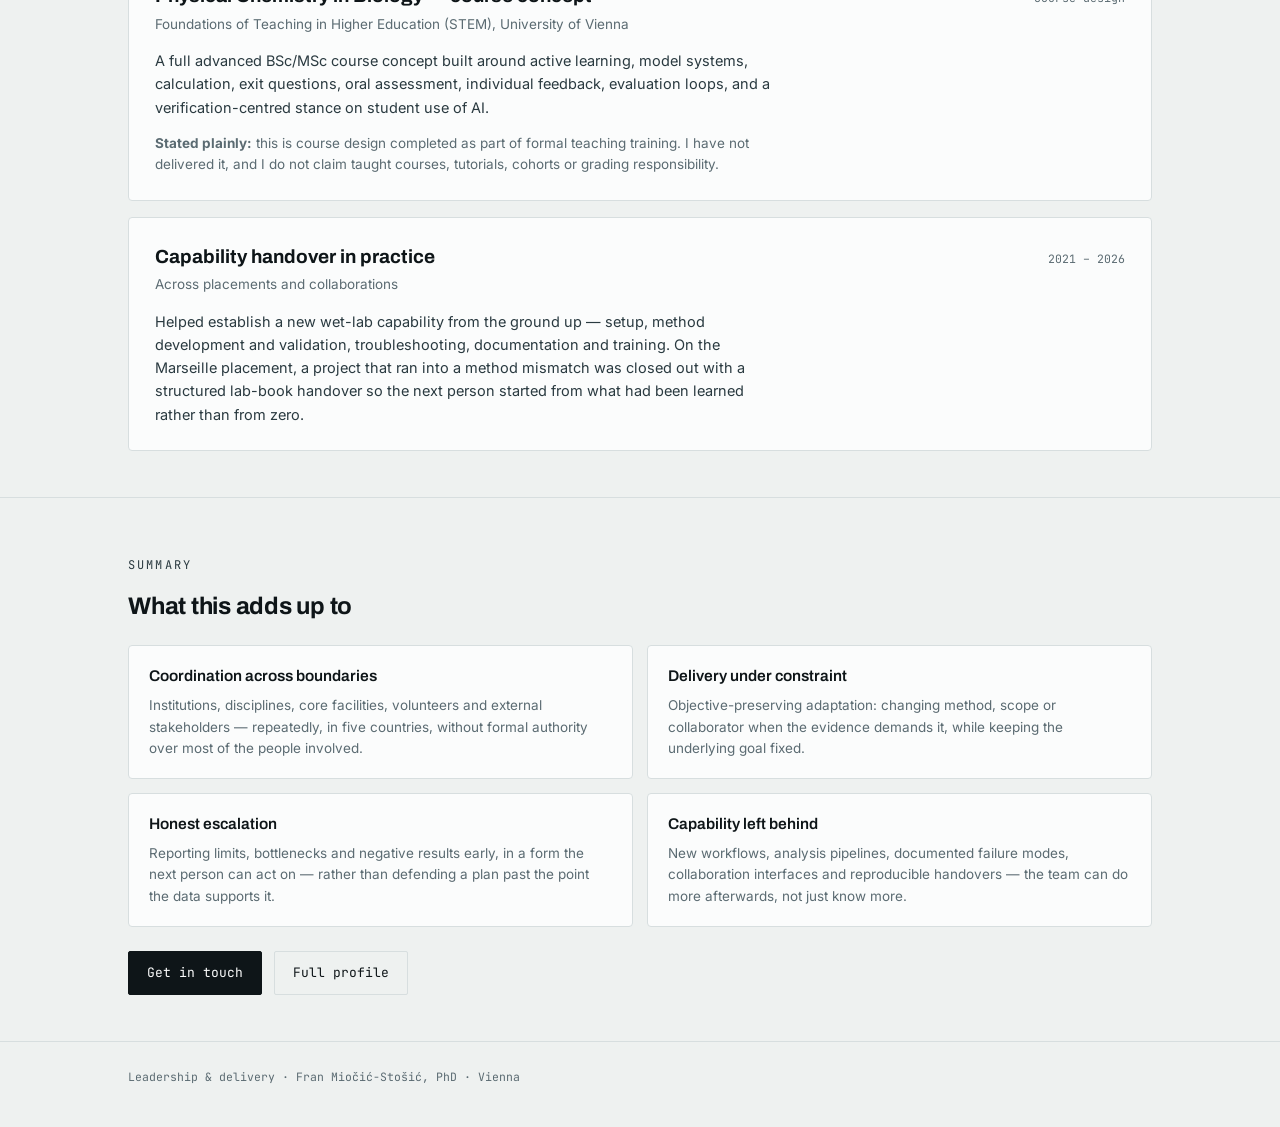
<file: leadership-delivery.html>
<!doctype html>
<html lang="en">
<head>
<meta charset="utf-8">
<meta name="viewport" content="width=device-width, initial-scale=1">
<title>Leadership &amp; delivery — Fran Miočić-Stošić, PhD</title>
<meta name="description" content="Programme delivery, cross-institutional coordination and organisational leadership — scope, scale and outcome for each.">
<link rel="preconnect" href="https://fonts.googleapis.com">
<link rel="preconnect" href="https://fonts.gstatic.com" crossorigin>
<link href="https://fonts.googleapis.com/css2?family=Archivo:wght@500;600;700;800&family=Inter:wght@400;500;600&family=JetBrains+Mono:wght@400;500;600&display=swap" rel="stylesheet">
<link rel="stylesheet" href="assets/site.css">
<style>
.entry{background:var(--paper);border:1px solid var(--hair);border-radius:4px;padding:24px 26px;margin-top:16px}
.entry.lead{border-left:3px solid var(--cy5)}
.entry-head{display:flex;justify-content:space-between;align-items:baseline;gap:18px;flex-wrap:wrap}
.entry-head h3{font-family:var(--display);font-weight:700;font-size:19px;margin:0}
.entry-when{font-family:var(--mono);font-size:11.5px;color:var(--muted);white-space:nowrap}
.entry .role{font-size:13.5px;color:var(--muted);margin:2px 0 0}
.entry p{font-size:14.5px;margin:14px 0 0;max-width:70ch}
.sso{display:grid;grid-template-columns:repeat(3,1fr);gap:0;margin-top:18px;border-top:1px solid var(--hair)}
.sso div{padding:14px 16px 4px;border-left:1px solid var(--hair)}
.sso div:first-child{border-left:none;padding-left:0}
.sso h4{font-family:var(--mono);font-size:10px;letter-spacing:.13em;text-transform:uppercase;color:var(--muted);margin:0 0 6px;font-weight:600}
.sso p{font-size:13.5px;margin:0;color:#2a3a40}
@media(max-width:760px){.sso{grid-template-columns:1fr}.sso div{border-left:none;padding-left:0;border-top:1px solid var(--hair)}.sso div:first-child{border-top:none}}
.metrics{display:flex;flex-wrap:wrap;gap:8px;margin-top:16px}
.metric{font-family:var(--mono);font-size:11px;border:1px solid var(--hair);border-radius:2px;padding:4px 9px;color:var(--muted);background:var(--bench)}
.metric b{color:var(--ink);font-weight:600}
.pattern{display:grid;grid-template-columns:repeat(2,1fr);gap:14px;margin-top:20px}
@media(max-width:760px){.pattern{grid-template-columns:1fr}}
.pcard{background:var(--paper);border:1px solid var(--hair);border-radius:4px;padding:18px 20px}
.pcard h4{font-family:var(--display);font-size:15.5px;margin:0 0 6px;font-weight:600}
.pcard p{font-size:13.5px;color:var(--muted);margin:0}
.facts{margin-top:26px;background:var(--paper);border-top:1px solid var(--hair);border-bottom:1px solid var(--hair)}
.facts div{display:grid;grid-template-columns:100px 1fr;gap:20px;align-items:baseline;padding:12px 4px;border-top:1px solid var(--hair)}
.facts div:first-child{border-top:none}
.facts b{font-family:var(--mono);font-weight:600;font-size:20px}
.facts span{font-family:var(--mono);font-size:11px;letter-spacing:.09em;text-transform:uppercase;color:var(--muted)}
</style>
</head>
<body>

<div class="topbar"><div class="wrap">
  <a class="brandmark" href="index.html">Fran Miočić-Stošić, PhD</a>
  <nav class="navlinks">
    <a href="index.html">profile</a>
    <a href="projects.html">projects</a>
    <a class="here" href="leadership-delivery.html">delivery</a>
    <a href="dosy-binding-modelling.html">dosy</a>
    <a href="peptide-array-binding.html">arrays</a>
    <a href="protein-expression-purification.html">protein</a>
    <a href="md-free-energy-perturbation.html">md &amp; fep</a>
    <a class="hide-sm" href="https://franmiosto-hub.github.io/biophysics-portfolio/#work" target="_blank" rel="noopener noreferrer">code ↗</a>
  </nav>
</div></div>

<header class="pagehead"><div class="wrap">
  <a class="crumb" href="index.html">← profile</a>
  <p class="eyebrow" style="margin-top:18px">Leadership &amp; delivery</p>
  <h1>Running things that <span class="accent">nobody owned</span> yet</h1>
  <p class="lede">The recurring pattern in my work is not a method — it is being the person who takes a partly defined problem spread across several groups and makes it move. Below is that pattern with scope, scale and outcome attached, starting with the largest instance of it.</p>
</div></header>

<div class="facts wrap">
  <div><b>4</b><span> workstreams run</span></div>
  <div><b>~5</b><span> groups coordinated</span></div>
  <div><b>5</b><span> countries delivered in</span></div>
  <div><b>1,000+</b><span> event attendees</span></div>
</div>

<main>

<section class="section"><div class="wrap">
  <p class="eyebrow">Programme delivery</p>
  <h2>A holistical doctoral production</h2>
  <p style="margin-top:10px;max-width:72ch">A PhD is usually read as a credential. This one is better read as four years of running a multi-part technical programme with real dependencies, external partners, and branches that had to be cut.</p>

  <div class="entry lead">
    <div class="entry-head">
      <div>
        <h3>Multiscale protein–RNA programme</h3>
        <p class="role">University of Vienna / Max Perutz Labs, Vienna BioCenter</p>
      </div>
      <span class="entry-when">2022 – 2026</span>
    </div>

    <p>Four connected workstreams — DOSY NMR, a custom peptide-array platform, protein and RNA production workflows, and molecular dynamics with a custom free-energy framework — each depending on different expertise, instruments and institutions, and each feeding a single scientific question.</p>

    <div class="sso">
      <div>
        <h4>Scope</h4>
        <p>Four technical workstreams spanning wet lab, high-throughput measurement, and HPC simulation, from experimental design through to interpretation.</p>
      </div>
      <div>
        <h4>Coordination</h4>
        <p>Approximately five specialist groups across Max Perutz Labs, BOKU, KIT, the University of Arizona and Vienna BioCenter Core Facilities — NMR, peptide arrays, MD/FEP, protein technologies and mass spectrometry.</p>
      </div>
      <div>
        <h4>Outcome</h4>
        <p>A completed monographic thesis that holds the four scales together and states the boundary conditions of each, providing insight into different facets of initial question</p>
      </div>
    </div>

    <div class="metrics">
      <span class="metric"><b>4</b> workstreams</span>
      <span class="metric"><b>~5</b> collaborating groups</span>
      <span class="metric"><b>~1 µs</b> MD per complex</span>
      <span class="metric"><b>1,445</b> array sequences</span>
    </div>
  </div>

  <div class="entry">
    <div class="entry-head">
      <div>
        <h3>Changing route without losing the objective</h3>
        <p class="role">2023 development plan → 2026 thesis</p>
      </div>
      <span class="entry-when">the part that matters</span>
    </div>
    <p>The programme as proposed in 2023 is not the programme that was delivered. Several branches proved technically constrained — RNA yield and purity could not support the quantitative combinatorial binding assays; the more dynamic protein–RNA complexes turned out to be unsuitable for straightforward free-energy perturbation; later peptide-array runs deteriorated in quality.</p>
    <p>In each case the decision was to redirect the method and preserve the question, and to report the constraint as a finding rather than absorb it silently. Knowing where a workflow stops being valid — and saying so before someone builds on it — is the transferable skill here.</p>
    <div class="sso">
      <div>
        <h4>Decisions taken</h4>
        <p>Restricted array interpretation to the runs that supported it. Declined to overextend full-length FMRP as the primary assay system after establishing it. Named the RNA bottleneck rather than generating underpowered data around it.</p>
      </div>
      <div>
        <h4>What was preserved</h4>
        <p>The core scientific question, the collaboration architecture, and the multiscale structure of the programme.</p>
      </div>
      <div>
        <h4>What it evidences</h4>
        <p>Scope management under technical constraint, and a willingness to report a negative result upward rather than defend a plan past its evidence.</p>
      </div>
    </div>
  </div>
</div></section>

<hr class="rule">

<section class="section"><div class="wrap">
  <p class="eyebrow">Organisational leadership</p>
  <h2>Ten years of running things</h2>
  <p style="margin-top:10px;max-width:72ch">Long enough, and repeated often enough, to be a pattern rather than a line on a CV.</p>

  <div class="entry">
    <div class="entry-head">
      <div>
        <h3>PMF Open Air</h3>
        <p class="role">Festival lead, three consecutive years</p>
      </div>
      <span class="entry-when">University of Zagreb</span>
    </div>
    <p>Full delivery ownership for an outdoor event of more than a thousand attendees — planning, budget, logistics, partner and sponsor relationships, and a volunteer team to delegate to. Run three years running, which means the second and third were run against the lessons of the first.</p>
    <div class="metrics">
      <span class="metric"><b>1,000+</b> attendees</span>
      <span class="metric"><b>3</b> consecutive editions</span>
      <span class="metric">planning · logistics · partners · delivery</span>
    </div>
  </div>

  <div class="entry">
    <div class="entry-head">
      <div>
        <h3>PRIMUS — Faculty of Science student association</h3>
        <p class="role">President, later oversight board</p>
      </div>
      <span class="entry-when">University of Zagreb</span>
    </div>
    <p>Elected leadership of the faculty-wide student association, followed by a governance role on its oversight board — the less visible half, and the one that involves holding a successor's work to account rather than doing it yourself.</p>
  </div>

  <div class="entry">
    <div class="entry-head">
      <div>
        <h3>WiSe / Workin' Science</h3>
        <p class="role">Career programming — company outreach, recruitment, finance, delivery</p>
      </div>
      <span class="entry-when">Rector's Award</span>
    </div>
    <p>Career-development programming connecting students with industry: direct company communication, volunteer recruitment, budget handling and event delivery. The initiative was connected to a University of Zagreb Rector's Award.</p>
  </div>

  <div class="entry">
    <div class="entry-head">
      <div>
        <h3>STEM Games &amp; research-culture initiatives</h3>
        <p class="role">Organisation, sponsor communication, programmatic work</p>
      </div>
      <span class="entry-when">ongoing</span>
    </div>
    <p>Organisation and partner communication for STEM Games, and contribution to PhD mental-health and research-culture initiatives including a programmatic registered report on the mental health of doctoral students.</p>
  </div>
</div></section>

<hr class="rule">

<section class="section"><div class="wrap">
  <p class="eyebrow">Teaching &amp; enablement</p>
  <h2>Making methods usable by other people</h2>

  <div class="entry">
    <div class="entry-head">
      <div>
        <h3>Physical Chemistry in Biology — course concept</h3>
        <p class="role">Foundations of Teaching in Higher Education (STEM), University of Vienna</p>
      </div>
      <span class="entry-when">course design</span>
    </div>
    <p>A full advanced BSc/MSc course concept built around active learning, model systems, calculation, exit questions, oral assessment, individual feedback, evaluation loops, and a verification-centred stance on student use of AI.</p>
    <p style="color:var(--muted);font-size:13.5px"><strong>Stated plainly:</strong> this is course design completed as part of formal teaching training. I have not delivered it, and I do not claim taught courses, tutorials, cohorts or grading responsibility.</p>
  </div>

  <div class="entry">
    <div class="entry-head">
      <div>
        <h3>Capability handover in practice</h3>
        <p class="role">Across placements and collaborations</p>
      </div>
      <span class="entry-when">2021 – 2026</span>
    </div>
    <p>Helped establish a new wet-lab capability from the ground up — setup, method development and validation, troubleshooting, documentation and training. On the Marseille placement, a project that ran into a method mismatch was closed out with a structured lab-book handover so the next person started from what had been learned rather than from zero.</p>
  </div>
</div></section>

<hr class="rule">

<section class="section"><div class="wrap">
  <p class="eyebrow">Summary</p>
  <h2>What this adds up to</h2>
  <div class="pattern">
    <div class="pcard">
      <h4>Coordination across boundaries</h4>
      <p>Institutions, disciplines, core facilities, volunteers and external stakeholders — repeatedly, in five countries, without formal authority over most of the people involved.</p>
    </div>
    <div class="pcard">
      <h4>Delivery under constraint</h4>
      <p>Objective-preserving adaptation: changing method, scope or collaborator when the evidence demands it, while keeping the underlying goal fixed.</p>
    </div>
    <div class="pcard">
      <h4>Honest escalation</h4>
      <p>Reporting limits, bottlenecks and negative results early, in a form the next person can act on — rather than defending a plan past the point the data supports it.</p>
    </div>
    <div class="pcard">
      <h4>Capability left behind</h4>
      <p>New workflows, analysis pipelines, documented failure modes, collaboration interfaces and reproducible handovers — the team can do more afterwards, not just know more.</p>
    </div>
  </div>

  <div class="cta-row">
    <a class="btn" href="mailto:fran.mio.sto@gmail.com">Get in touch</a>
    <a class="btn ghost" href="index.html">Full profile</a>
  </div>
</div></section>

</main>

<footer><div class="wrap">Leadership &amp; delivery · Fran Miočić-Stošić, PhD · Vienna</div></footer>
</body>
</html>
</file>
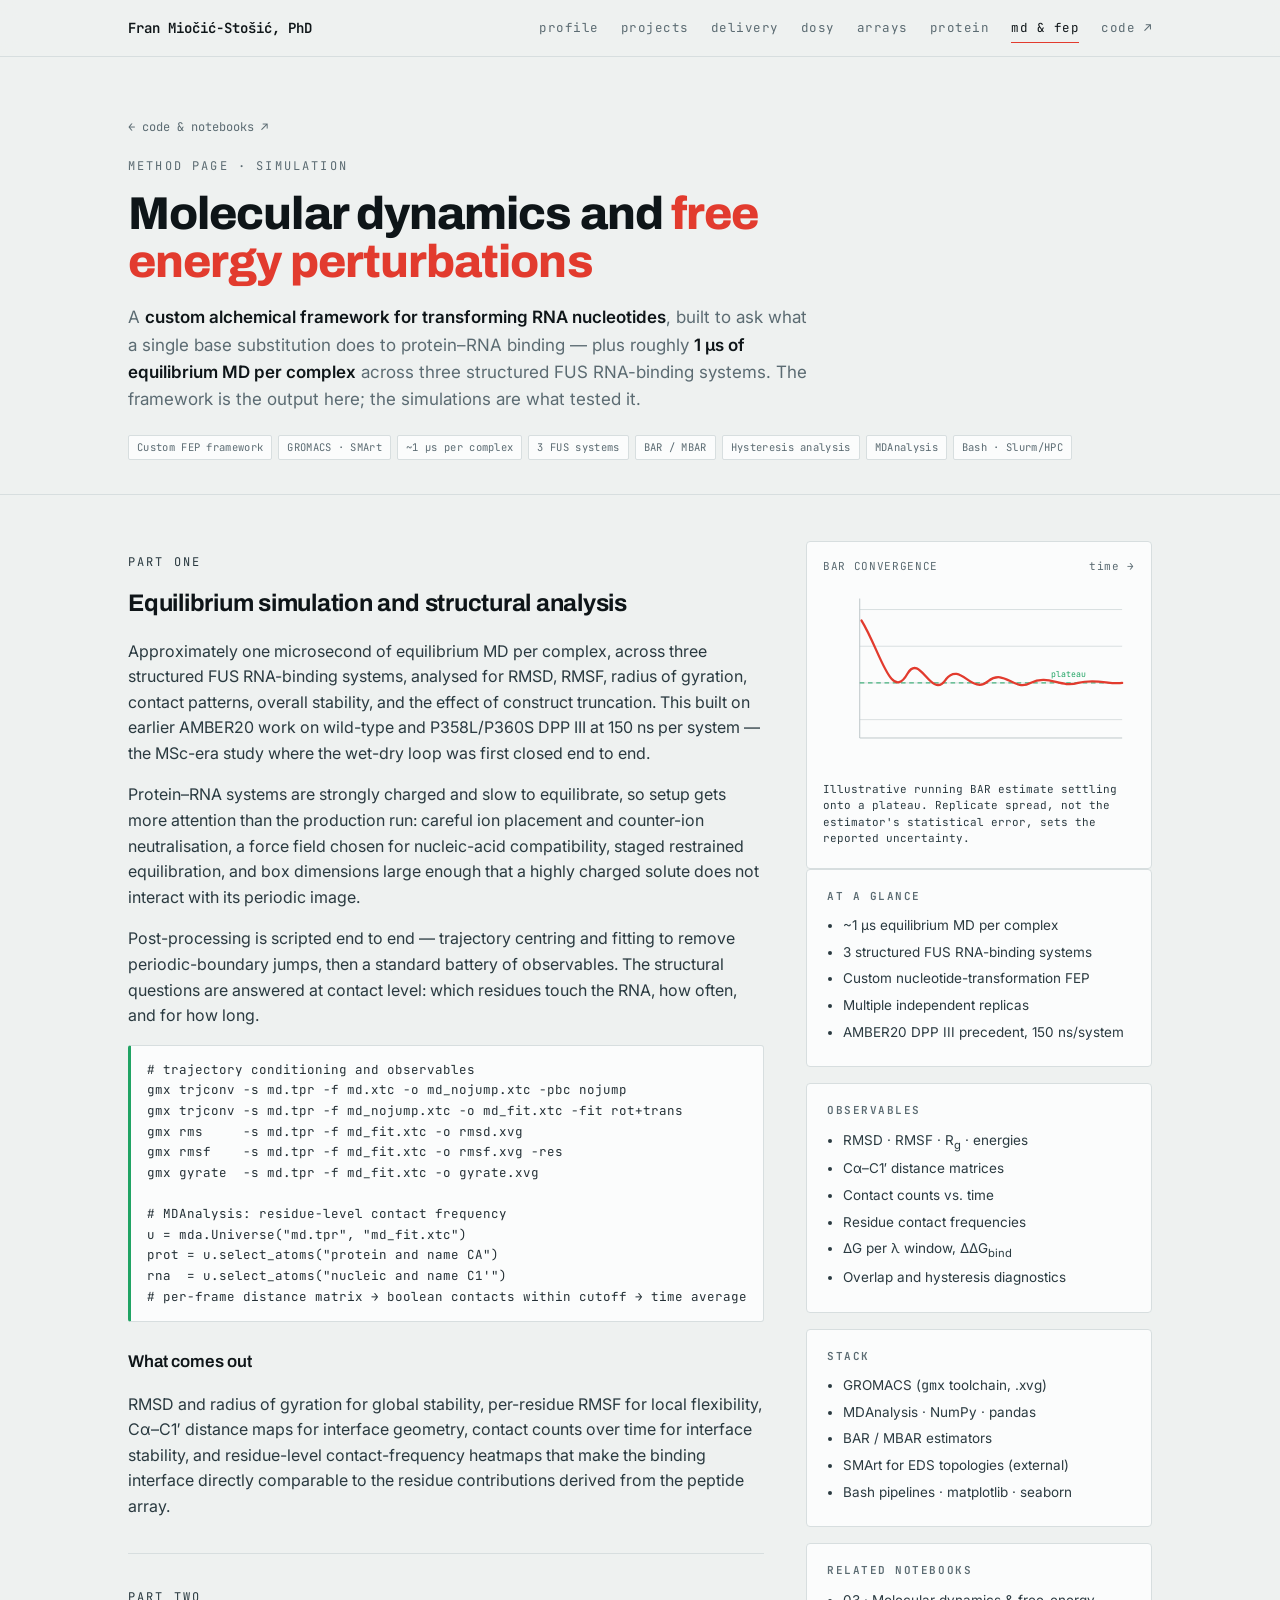
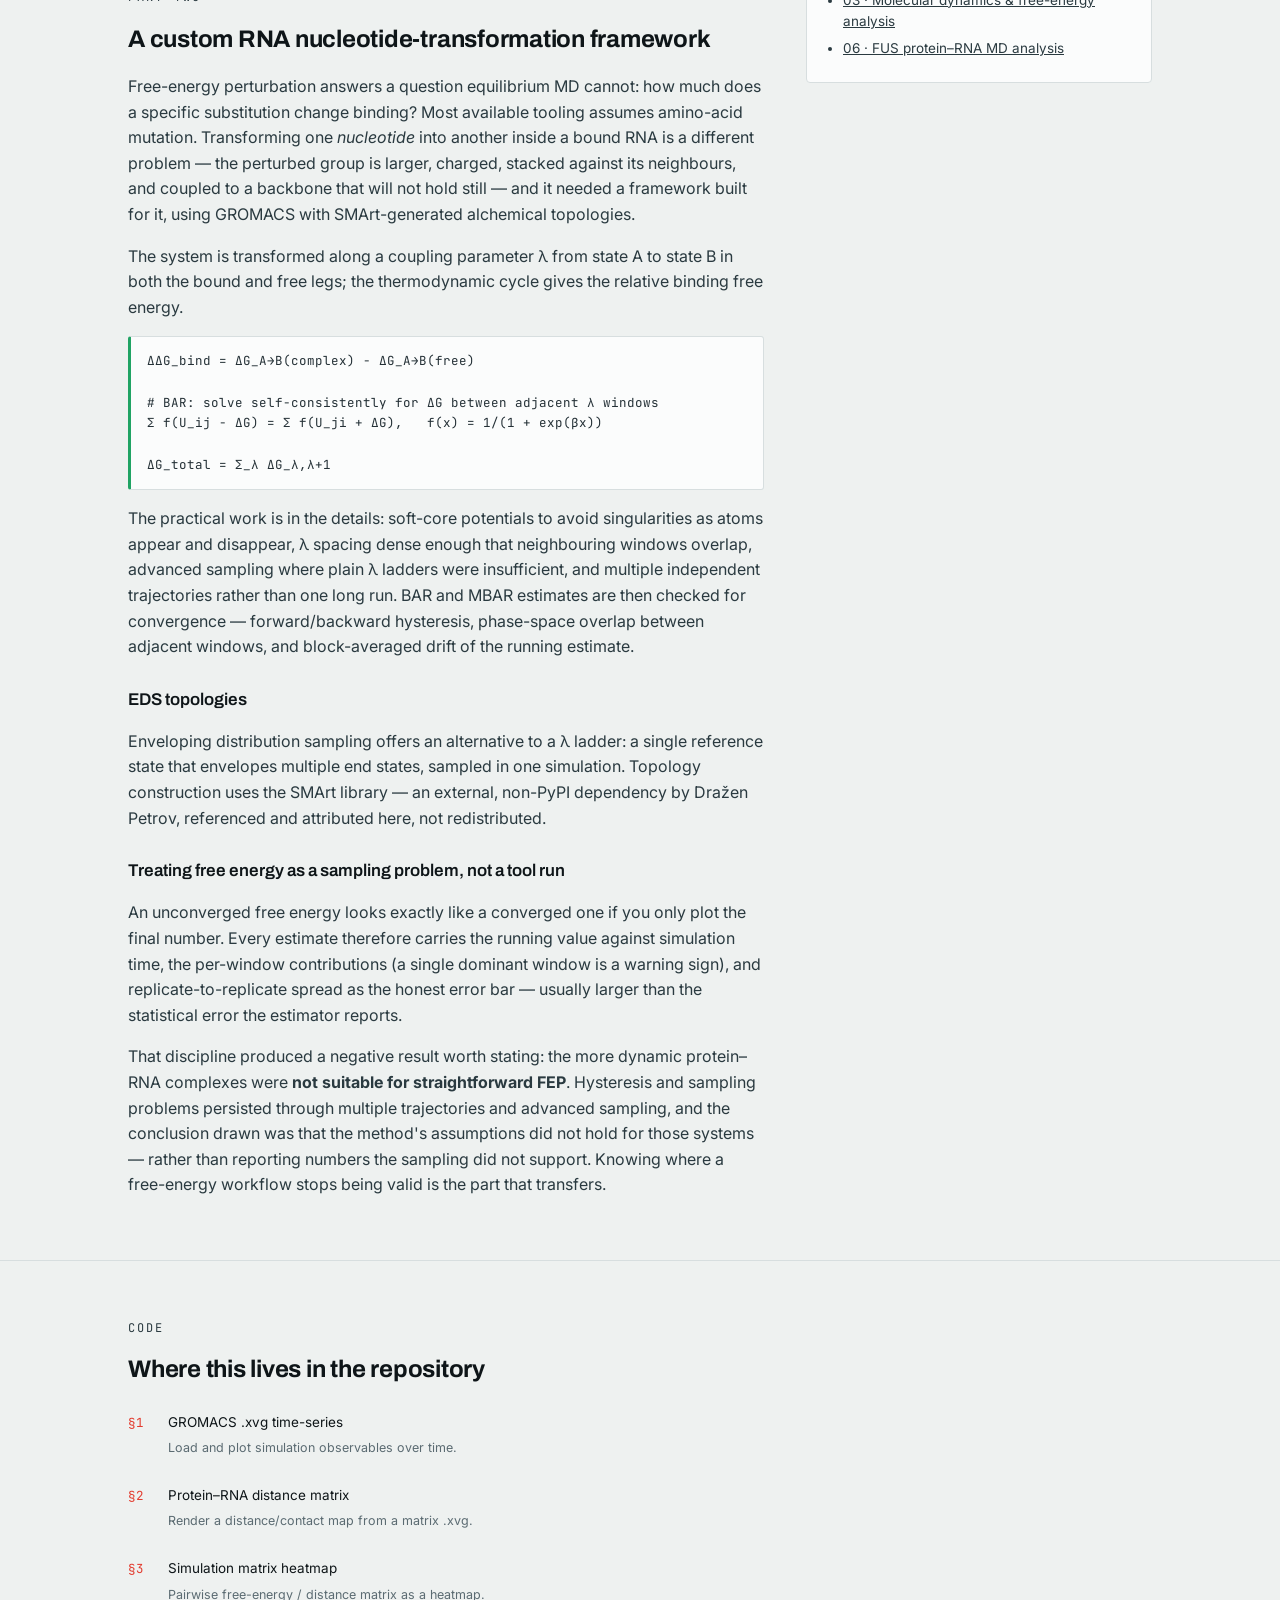
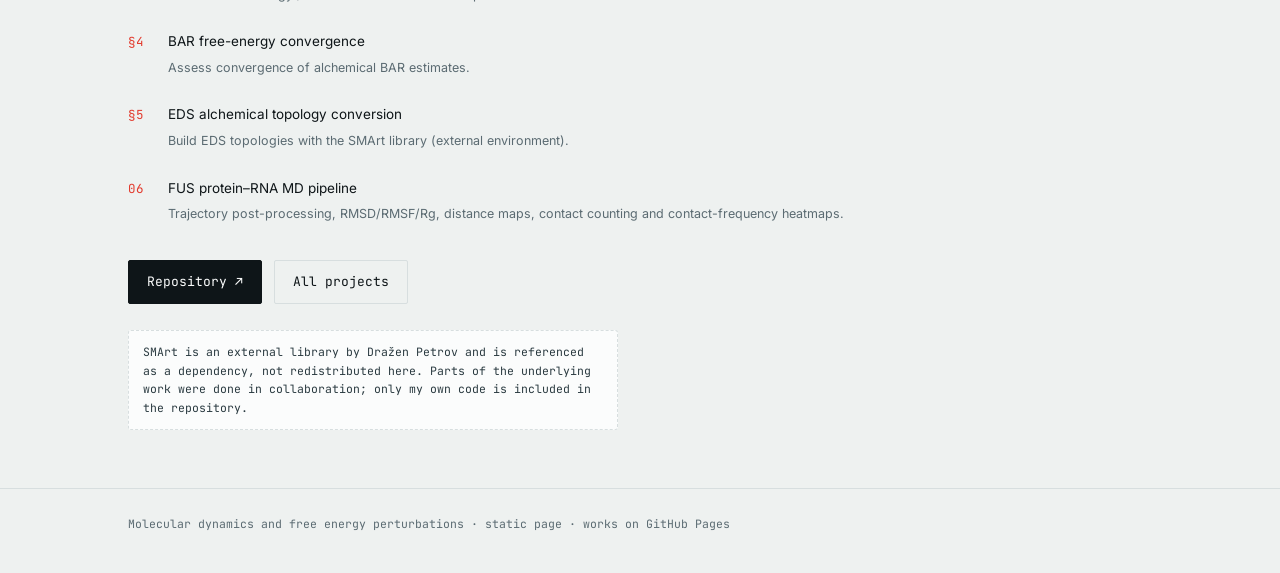
<file: md-free-energy-perturbation.html>
<!doctype html>
<html lang="en">
<head>
<meta charset="utf-8">
<meta name="viewport" content="width=device-width, initial-scale=1">
<title>Molecular dynamics &amp; free energy perturbation — Fran Miočić-Stošić, PhD</title>
<meta name="description" content="A custom GROMACS/SMArt RNA nucleotide-transformation free-energy framework, plus ~1 µs equilibrium MD per complex across three structured FUS RNA-binding systems.">
<link rel="preconnect" href="https://fonts.googleapis.com">
<link rel="preconnect" href="https://fonts.gstatic.com" crossorigin>
<link href="https://fonts.googleapis.com/css2?family=Archivo:wght@500;600;700;800&family=Inter:wght@400;500;600&family=JetBrains+Mono:wght@400;500;600&display=swap" rel="stylesheet">
<link rel="stylesheet" href="assets/site.css">
</head>
<body>

<div class="topbar"><div class="wrap">
  <a class="brandmark" href="index.html">Fran Miočić-Stošić, PhD</a>
  <nav class="navlinks">
    <a href="index.html">profile</a>
    <a href="projects.html">projects</a>
    <a href="leadership-delivery.html">delivery</a>
    <a href="dosy-binding-modelling.html">dosy</a>
    <a href="peptide-array-binding.html">arrays</a>
    <a href="protein-expression-purification.html">protein</a>
    <a class="here" href="md-free-energy-perturbation.html">md &amp; fep</a>
    <a class="hide-sm" href="https://franmiosto-hub.github.io/biophysics-portfolio/#work" target="_blank" rel="noopener noreferrer">code ↗</a>
  </nav>
</div></div>

<header class="pagehead"><div class="wrap">
  <a class="crumb" href="https://franmiosto-hub.github.io/biophysics-portfolio/" target="_blank" rel="noopener noreferrer">← code &amp; notebooks ↗</a>
  <p class="eyebrow" style="margin-top:18px">Method page · simulation</p>
  <h1>Molecular dynamics and <span class="accent">free energy perturbations</span></h1>
  <p class="lede">A <strong>custom alchemical framework for transforming RNA nucleotides</strong>, built to ask what a single base substitution does to protein–RNA binding — plus roughly <strong>1 µs of equilibrium MD per complex</strong> across three structured FUS RNA-binding systems. The framework is the output here; the simulations are what tested it.</p>
  <div class="tags">
    <span class="tag">Custom FEP framework</span><span class="tag">GROMACS · SMArt</span>
    <span class="tag">~1 µs per complex</span><span class="tag">3 FUS systems</span>
    <span class="tag">BAR / MBAR</span><span class="tag">Hysteresis analysis</span>
    <span class="tag">MDAnalysis</span><span class="tag">Bash · Slurm/HPC</span>
  </div>
</div></header>

<main>

<section class="section"><div class="wrap"><div class="cols">
  <div>
    <p class="eyebrow">Part one</p>
    <h2>Equilibrium simulation and structural analysis</h2>
    <p>Approximately one microsecond of equilibrium MD per complex, across three structured FUS RNA-binding systems, analysed for RMSD, RMSF, radius of gyration, contact patterns, overall stability, and the effect of construct truncation. This built on earlier AMBER20 work on wild-type and P358L/P360S DPP III at 150 ns per system — the MSc-era study where the wet-dry loop was first closed end to end.</p>

    <p>Protein–RNA systems are strongly charged and slow to equilibrate, so setup gets more attention than the production run: careful ion placement and counter-ion neutralisation, a force field chosen for nucleic-acid compatibility, staged restrained equilibration, and box dimensions large enough that a highly charged solute does not interact with its periodic image.</p>

    <p>Post-processing is scripted end to end — trajectory centring and fitting to remove periodic-boundary jumps, then a standard battery of observables. The structural questions are answered at contact level: which residues touch the RNA, how often, and for how long.</p>

    <pre class="code-block"># trajectory conditioning and observables
gmx trjconv -s md.tpr -f md.xtc -o md_nojump.xtc -pbc nojump
gmx trjconv -s md.tpr -f md_nojump.xtc -o md_fit.xtc -fit rot+trans
gmx rms     -s md.tpr -f md_fit.xtc -o rmsd.xvg
gmx rmsf    -s md.tpr -f md_fit.xtc -o rmsf.xvg -res
gmx gyrate  -s md.tpr -f md_fit.xtc -o gyrate.xvg

# MDAnalysis: residue-level contact frequency
u = mda.Universe("md.tpr", "md_fit.xtc")
prot = u.select_atoms("protein and name CA")
rna  = u.select_atoms("nucleic and name C1'")
# per-frame distance matrix → boolean contacts within cutoff → time average</pre>

    <h3>What comes out</h3>
    <p>RMSD and radius of gyration for global stability, per-residue RMSF for local flexibility, Cα–C1′ distance maps for interface geometry, contact counts over time for interface stability, and residue-level contact-frequency heatmaps that make the binding interface directly comparable to the residue contributions derived from the peptide array.</p>

    <hr class="rule" style="margin:34px 0 0">

    <p class="eyebrow" style="margin-top:34px">Part two</p>
    <h2>A custom RNA nucleotide-transformation framework</h2>
    <p>Free-energy perturbation answers a question equilibrium MD cannot: how much does a specific substitution change binding? Most available tooling assumes amino-acid mutation. Transforming one <em>nucleotide</em> into another inside a bound RNA is a different problem — the perturbed group is larger, charged, stacked against its neighbours, and coupled to a backbone that will not hold still — and it needed a framework built for it, using GROMACS with SMArt-generated alchemical topologies.</p>

    <p>The system is transformed along a coupling parameter λ from state A to state B in both the bound and free legs; the thermodynamic cycle gives the relative binding free energy.</p>

    <pre class="code-block">ΔΔG_bind = ΔG_A→B(complex) - ΔG_A→B(free)

# BAR: solve self-consistently for ΔG between adjacent λ windows
Σ f(U_ij - ΔG) = Σ f(U_ji + ΔG),   f(x) = 1/(1 + exp(βx))

ΔG_total = Σ_λ ΔG_λ,λ+1</pre>

    <p>The practical work is in the details: soft-core potentials to avoid singularities as atoms appear and disappear, λ spacing dense enough that neighbouring windows overlap, advanced sampling where plain λ ladders were insufficient, and multiple independent trajectories rather than one long run. BAR and MBAR estimates are then checked for convergence — forward/backward hysteresis, phase-space overlap between adjacent windows, and block-averaged drift of the running estimate.</p>

    <h3>EDS topologies</h3>
    <p>Enveloping distribution sampling offers an alternative to a λ ladder: a single reference state that envelopes multiple end states, sampled in one simulation. Topology construction uses the SMArt library — an external, non-PyPI dependency by Dražen Petrov, referenced and attributed here, not redistributed.</p>

    <h3>Treating free energy as a sampling problem, not a tool run</h3>
    <p>An unconverged free energy looks exactly like a converged one if you only plot the final number. Every estimate therefore carries the running value against simulation time, the per-window contributions (a single dominant window is a warning sign), and replicate-to-replicate spread as the honest error bar — usually larger than the statistical error the estimator reports.</p>

    <p>That discipline produced a negative result worth stating: the more dynamic protein–RNA complexes were <strong>not suitable for straightforward FEP</strong>. Hysteresis and sampling problems persisted through multiple trajectories and advanced sampling, and the conclusion drawn was that the method's assumptions did not hold for those systems — rather than reporting numbers the sampling did not support. Knowing where a free-energy workflow stops being valid is the part that transfers.</p>
  </div>

  <aside>
    <div class="figure">
      <div class="figlabel"><span>BAR CONVERGENCE</span><span>time →</span></div>
      <svg viewBox="0 0 340 200" width="100%" role="img" aria-label="Illustrative running BAR free-energy estimate">
        <g class="grid">
          <line x1="40" y1="30" x2="326" y2="30"/><line x1="40" y1="70" x2="326" y2="70"/>
          <line x1="40" y1="110" x2="326" y2="110"/><line x1="40" y1="150" x2="326" y2="150"/>
        </g>
        <line class="axis" x1="40" y1="170" x2="326" y2="170"/>
        <line class="axis" x1="40" y1="18" x2="40" y2="170"/>
        <path d="M40 110 L326 110" stroke="var(--cy3)" stroke-width="1.5" stroke-dasharray="5 4" fill="none" opacity=".8"/>
        <path class="curve c5" d="M42 42 C 62 74, 74 132, 92 100 C 106 76, 118 130, 134 106
          C 150 86, 162 124, 180 108 C 198 94, 208 120, 226 110
          C 246 100, 258 116, 278 110 C 298 105, 312 112, 326 110"/>
        <text x="248" y="104" font-family="JetBrains Mono, monospace" font-size="9" fill="var(--cy3)">plateau</text>
      </svg>
      <p class="figcap">Illustrative running BAR estimate settling onto a plateau. Replicate spread, not the estimator's statistical error, sets the reported uncertainty.</p>
    </div>

    <div class="panel">
      <h4>At a glance</h4>
      <ul>
        <li>~1 µs equilibrium MD per complex</li>
        <li>3 structured FUS RNA-binding systems</li>
        <li>Custom nucleotide-transformation FEP</li>
        <li>Multiple independent replicas</li>
        <li>AMBER20 DPP III precedent, 150 ns/system</li>
      </ul>
    </div>

    <div class="panel">
      <h4>Observables</h4>
      <ul>
        <li>RMSD · RMSF · R<sub>g</sub> · energies</li>
        <li>Cα–C1′ distance matrices</li>
        <li>Contact counts vs. time</li>
        <li>Residue contact frequencies</li>
        <li>ΔG per λ window, ΔΔG<sub>bind</sub></li>
        <li>Overlap and hysteresis diagnostics</li>
      </ul>
    </div>

    <div class="panel">
      <h4>Stack</h4>
      <ul>
        <li>GROMACS (<span class="mono">gmx</span> toolchain, .xvg)</li>
        <li>MDAnalysis · NumPy · pandas</li>
        <li>BAR / MBAR estimators</li>
        <li>SMArt for EDS topologies (external)</li>
        <li>Bash pipelines · matplotlib · seaborn</li>
      </ul>
    </div>

    <div class="panel">
      <h4>Related notebooks</h4>
      <ul>
        <li><a href="https://github.com/franmiosto-hub/biophysics-portfolio/blob/main/03_molecular_dynamics_analysis.ipynb" target="_blank" rel="noopener noreferrer">03 · Molecular dynamics &amp; free-energy analysis</a></li>
        <li><a href="https://github.com/franmiosto-hub/biophysics-portfolio/blob/main/06_fus_protein_rna_md_analysis.ipynb" target="_blank" rel="noopener noreferrer">06 · FUS protein–RNA MD analysis</a></li>
      </ul>
    </div>
  </aside>
</div></div></section>

<hr class="rule">

<section class="section"><div class="wrap">
  <p class="eyebrow">Code</p>
  <h2>Where this lives in the repository</h2>
  <div class="nblist">
    <a href="https://github.com/franmiosto-hub/biophysics-portfolio/blob/main/03_molecular_dynamics_analysis.ipynb" target="_blank" rel="noopener noreferrer">
      <span class="nb-name">§1</span><span><span class="nb-title">GROMACS .xvg time-series</span><br><span class="nb-desc">Load and plot simulation observables over time.</span></span></a>
    <a href="https://github.com/franmiosto-hub/biophysics-portfolio/blob/main/03_molecular_dynamics_analysis.ipynb" target="_blank" rel="noopener noreferrer">
      <span class="nb-name">§2</span><span><span class="nb-title">Protein–RNA distance matrix</span><br><span class="nb-desc">Render a distance/contact map from a matrix .xvg.</span></span></a>
    <a href="https://github.com/franmiosto-hub/biophysics-portfolio/blob/main/03_molecular_dynamics_analysis.ipynb" target="_blank" rel="noopener noreferrer">
      <span class="nb-name">§3</span><span><span class="nb-title">Simulation matrix heatmap</span><br><span class="nb-desc">Pairwise free-energy / distance matrix as a heatmap.</span></span></a>
    <a href="https://github.com/franmiosto-hub/biophysics-portfolio/blob/main/03_molecular_dynamics_analysis.ipynb" target="_blank" rel="noopener noreferrer">
      <span class="nb-name">§4</span><span><span class="nb-title">BAR free-energy convergence</span><br><span class="nb-desc">Assess convergence of alchemical BAR estimates.</span></span></a>
    <a href="https://github.com/franmiosto-hub/biophysics-portfolio/blob/main/03_molecular_dynamics_analysis.ipynb" target="_blank" rel="noopener noreferrer">
      <span class="nb-name">§5</span><span><span class="nb-title">EDS alchemical topology conversion</span><br><span class="nb-desc">Build EDS topologies with the SMArt library (external environment).</span></span></a>
    <a href="https://github.com/franmiosto-hub/biophysics-portfolio/blob/main/06_fus_protein_rna_md_analysis.ipynb" target="_blank" rel="noopener noreferrer">
      <span class="nb-name">06</span><span><span class="nb-title">FUS protein–RNA MD pipeline</span><br><span class="nb-desc">Trajectory post-processing, RMSD/RMSF/Rg, distance maps, contact counting and contact-frequency heatmaps.</span></span></a>
  </div>
  <div class="cta-row">
    <a class="btn" href="https://github.com/franmiosto-hub/biophysics-portfolio" target="_blank" rel="noopener noreferrer">Repository ↗</a>
    <a class="btn ghost" href="https://franmiosto-hub.github.io/biophysics-portfolio/#work" target="_blank" rel="noopener noreferrer">All projects</a>
  </div>
  <p class="note">SMArt is an external library by Dražen Petrov and is referenced as a dependency, not redistributed here. Parts of the underlying work were done in collaboration; only my own code is included in the repository.</p>
</div></section>

</main>

<footer><div class="wrap">Molecular dynamics and free energy perturbations · static page · works on GitHub Pages</div></footer>
</body>
</html>
</file>
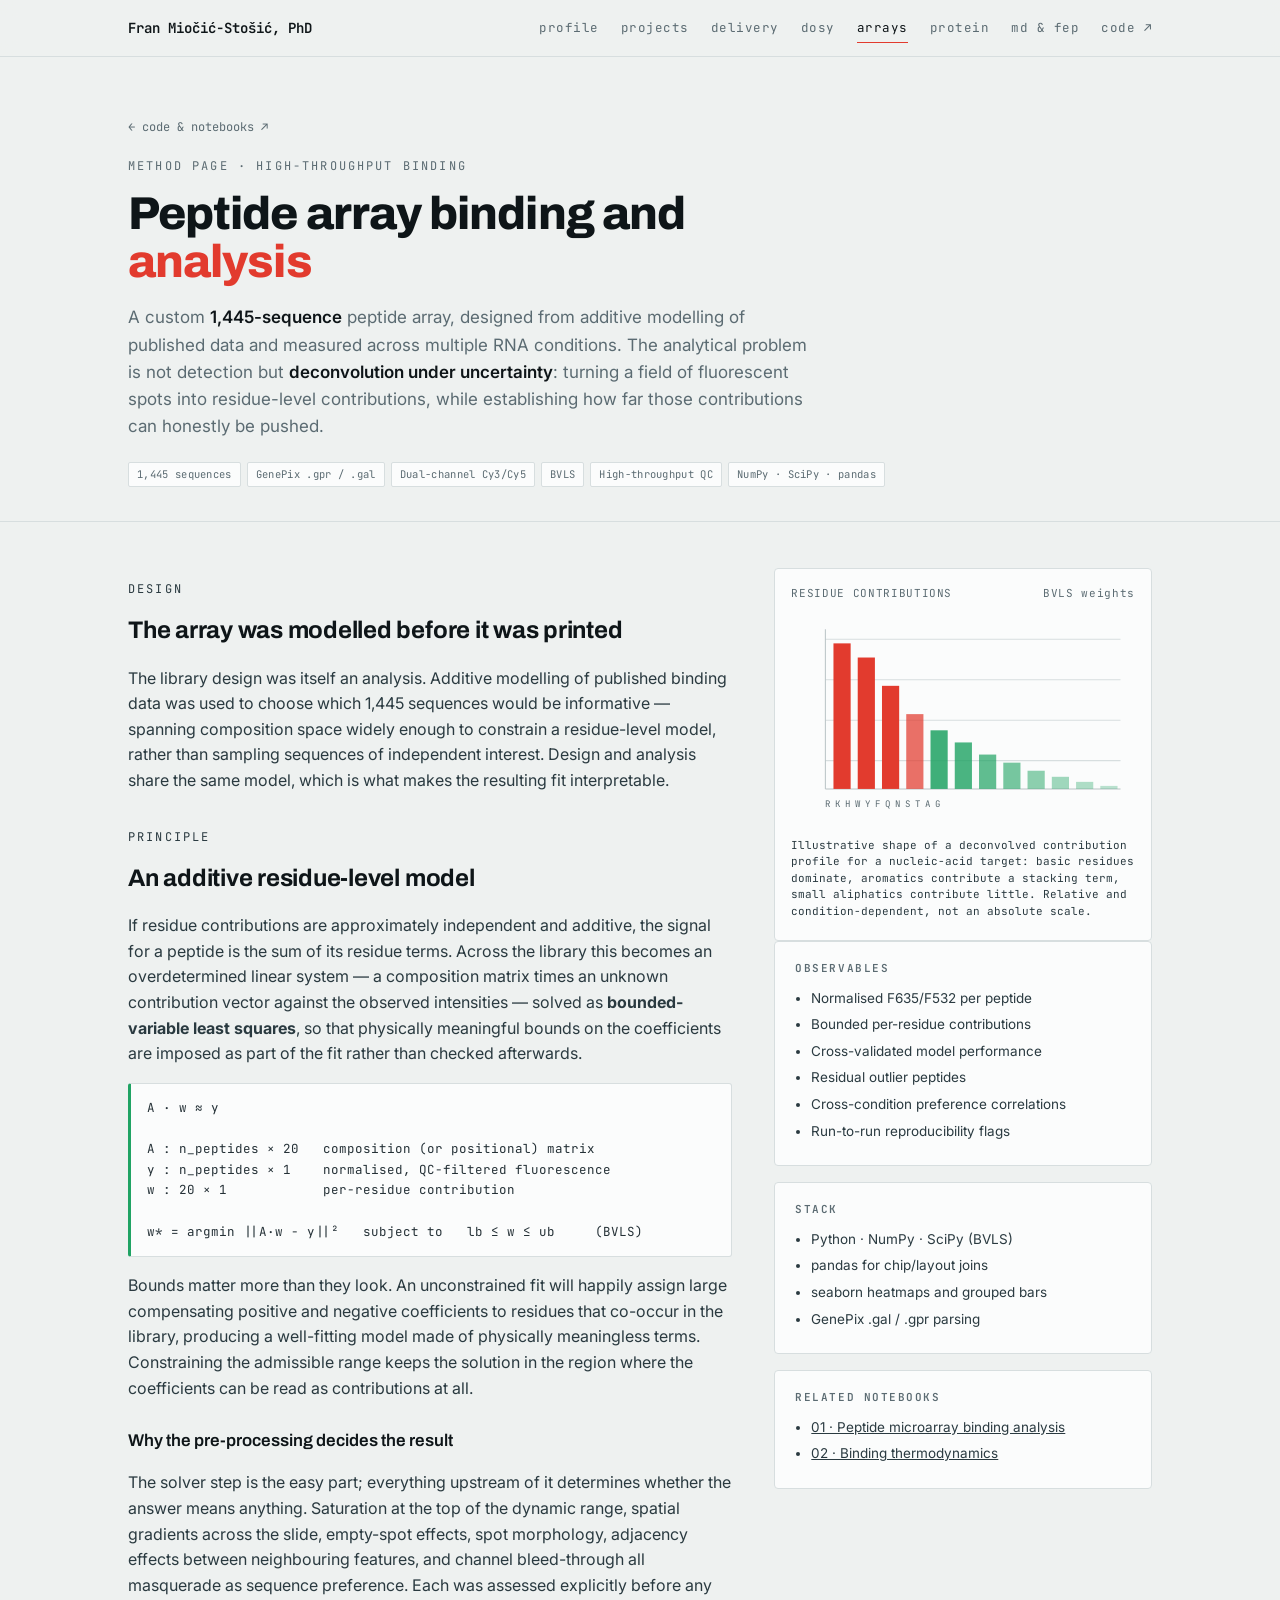
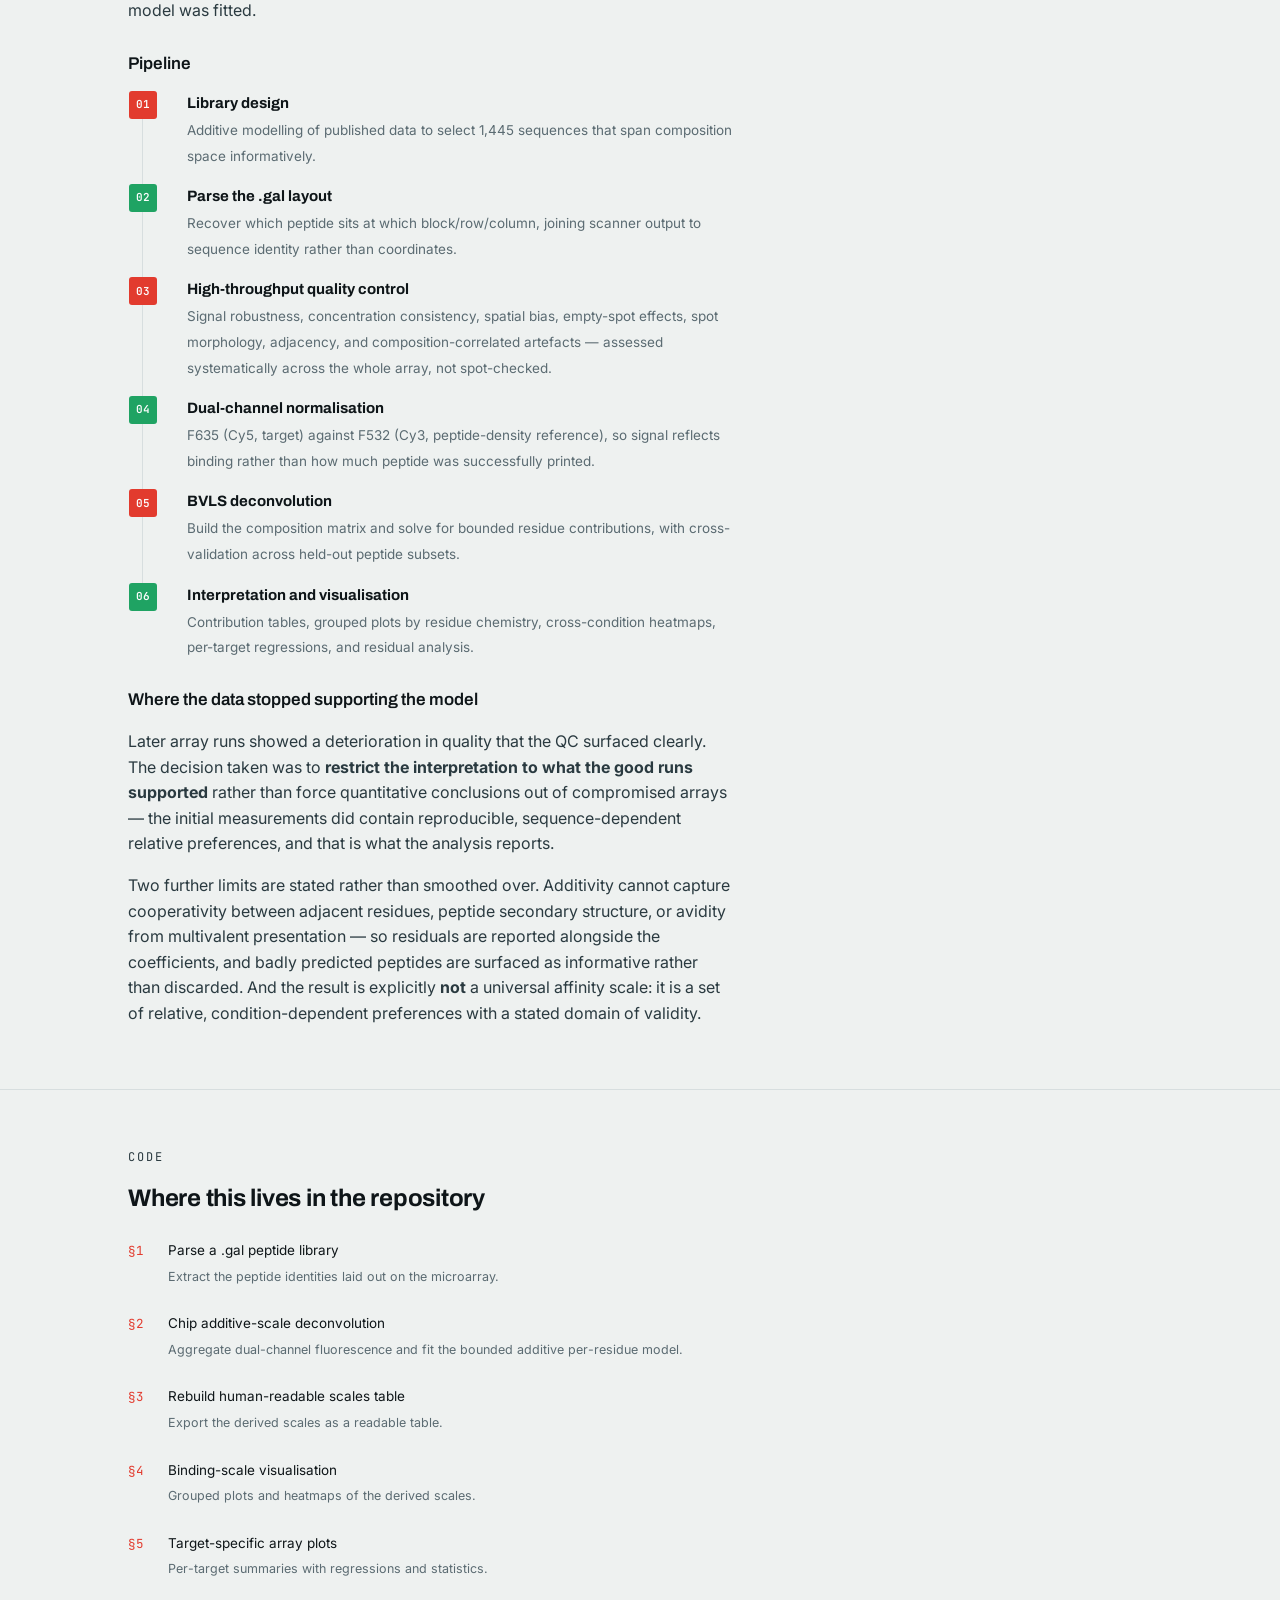
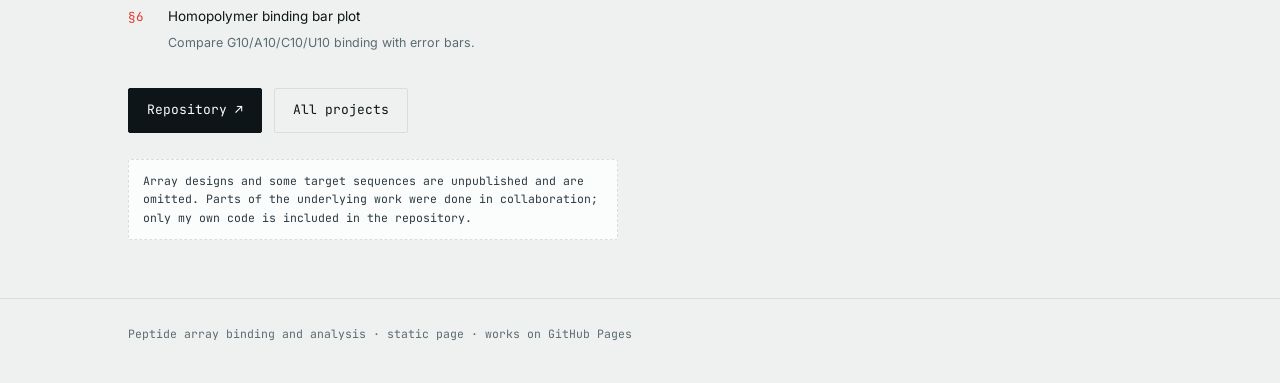
<file: peptide-array-binding.html>
<!doctype html>
<html lang="en">
<head>
<meta charset="utf-8">
<meta name="viewport" content="width=device-width, initial-scale=1">
<title>Peptide array binding &amp; analysis — Fran Miočić-Stošić, PhD</title>
<meta name="description" content="A custom 1,445-sequence peptide array for protein–RNA binding: design, high-throughput quality control, additive modelling by bounded-variable least squares, and disciplined interpretation limits.">
<link rel="preconnect" href="https://fonts.googleapis.com">
<link rel="preconnect" href="https://fonts.gstatic.com" crossorigin>
<link href="https://fonts.googleapis.com/css2?family=Archivo:wght@500;600;700;800&family=Inter:wght@400;500;600&family=JetBrains+Mono:wght@400;500;600&display=swap" rel="stylesheet">
<link rel="stylesheet" href="assets/site.css">
</head>
<body>

<div class="topbar"><div class="wrap">
  <a class="brandmark" href="index.html">Fran Miočić-Stošić, PhD</a>
  <nav class="navlinks">
    <a href="index.html">profile</a>
    <a href="projects.html">projects</a>
    <a href="leadership-delivery.html">delivery</a>
    <a href="dosy-binding-modelling.html">dosy</a>
    <a class="here" href="peptide-array-binding.html">arrays</a>
    <a href="protein-expression-purification.html">protein</a>
    <a href="md-free-energy-perturbation.html">md &amp; fep</a>
    <a class="hide-sm" href="https://franmiosto-hub.github.io/biophysics-portfolio/#work" target="_blank" rel="noopener noreferrer">code ↗</a>
  </nav>
</div></div>

<header class="pagehead"><div class="wrap">
  <a class="crumb" href="https://franmiosto-hub.github.io/biophysics-portfolio/" target="_blank" rel="noopener noreferrer">← code &amp; notebooks ↗</a>
  <p class="eyebrow" style="margin-top:18px">Method page · high-throughput binding</p>
  <h1>Peptide array binding and <span class="accent">analysis</span></h1>
  <p class="lede">A custom <strong>1,445-sequence</strong> peptide array, designed from additive modelling of published data and measured across multiple RNA conditions. The analytical problem is not detection but <strong>deconvolution under uncertainty</strong>: turning a field of fluorescent spots into residue-level contributions, while establishing how far those contributions can honestly be pushed.</p>
  <div class="tags">
    <span class="tag">1,445 sequences</span><span class="tag">GenePix .gpr / .gal</span>
    <span class="tag">Dual-channel Cy3/Cy5</span><span class="tag">BVLS</span>
    <span class="tag">High-throughput QC</span><span class="tag">NumPy · SciPy · pandas</span>
  </div>
</div></header>

<main>

<section class="section"><div class="wrap"><div class="cols">
  <div>
    <p class="eyebrow">Design</p>
    <h2>The array was modelled before it was printed</h2>
    <p>The library design was itself an analysis. Additive modelling of published binding data was used to choose which 1,445 sequences would be informative — spanning composition space widely enough to constrain a residue-level model, rather than sampling sequences of independent interest. Design and analysis share the same model, which is what makes the resulting fit interpretable.</p>

    <p class="eyebrow" style="margin-top:34px">Principle</p>
    <h2>An additive residue-level model</h2>
    <p>If residue contributions are approximately independent and additive, the signal for a peptide is the sum of its residue terms. Across the library this becomes an overdetermined linear system — a composition matrix times an unknown contribution vector against the observed intensities — solved as <strong>bounded-variable least squares</strong>, so that physically meaningful bounds on the coefficients are imposed as part of the fit rather than checked afterwards.</p>

    <pre class="code-block">A · w ≈ y

A : n_peptides × 20   composition (or positional) matrix
y : n_peptides × 1    normalised, QC-filtered fluorescence
w : 20 × 1            per-residue contribution

w* = argmin ||A·w - y||²   subject to   lb ≤ w ≤ ub     (BVLS)</pre>

    <p>Bounds matter more than they look. An unconstrained fit will happily assign large compensating positive and negative coefficients to residues that co-occur in the library, producing a well-fitting model made of physically meaningless terms. Constraining the admissible range keeps the solution in the region where the coefficients can be read as contributions at all.</p>

    <h3>Why the pre-processing decides the result</h3>
    <p>The solver step is the easy part; everything upstream of it determines whether the answer means anything. Saturation at the top of the dynamic range, spatial gradients across the slide, empty-spot effects, spot morphology, adjacency effects between neighbouring features, and channel bleed-through all masquerade as sequence preference. Each was assessed explicitly before any model was fitted.</p>

    <h3>Pipeline</h3>
    <ol class="steps">
      <li><b>Library design</b><span>Additive modelling of published data to select 1,445 sequences that span composition space informatively.</span></li>
      <li class="alt"><b>Parse the .gal layout</b><span>Recover which peptide sits at which block/row/column, joining scanner output to sequence identity rather than coordinates.</span></li>
      <li><b>High-throughput quality control</b><span>Signal robustness, concentration consistency, spatial bias, empty-spot effects, spot morphology, adjacency, and composition-correlated artefacts — assessed systematically across the whole array, not spot-checked.</span></li>
      <li class="alt"><b>Dual-channel normalisation</b><span>F635 (Cy5, target) against F532 (Cy3, peptide-density reference), so signal reflects binding rather than how much peptide was successfully printed.</span></li>
      <li><b>BVLS deconvolution</b><span>Build the composition matrix and solve for bounded residue contributions, with cross-validation across held-out peptide subsets.</span></li>
      <li class="alt"><b>Interpretation and visualisation</b><span>Contribution tables, grouped plots by residue chemistry, cross-condition heatmaps, per-target regressions, and residual analysis.</span></li>
    </ol>

    <h3>Where the data stopped supporting the model</h3>
    <p>Later array runs showed a deterioration in quality that the QC surfaced clearly. The decision taken was to <strong>restrict the interpretation to what the good runs supported</strong> rather than force quantitative conclusions out of compromised arrays — the initial measurements did contain reproducible, sequence-dependent relative preferences, and that is what the analysis reports.</p>

    <p>Two further limits are stated rather than smoothed over. Additivity cannot capture cooperativity between adjacent residues, peptide secondary structure, or avidity from multivalent presentation — so residuals are reported alongside the coefficients, and badly predicted peptides are surfaced as informative rather than discarded. And the result is explicitly <strong>not</strong> a universal affinity scale: it is a set of relative, condition-dependent preferences with a stated domain of validity.</p>
  </div>

  <aside>
    <div class="figure">
      <div class="figlabel"><span>RESIDUE CONTRIBUTIONS</span><span>BVLS weights</span></div>
      <svg viewBox="0 0 340 210" width="100%" role="img" aria-label="Illustrative per-residue binding scale bar chart">
        <g class="grid">
          <line x1="34" y1="30" x2="326" y2="30"/><line x1="34" y1="70" x2="326" y2="70"/>
          <line x1="34" y1="110" x2="326" y2="110"/><line x1="34" y1="150" x2="326" y2="150"/>
        </g>
        <line class="axis" x1="34" y1="178" x2="326" y2="178"/>
        <line class="axis" x1="34" y1="20" x2="34" y2="178"/>
        <g>
          <rect x="42" y="34" width="17" height="144" fill="var(--cy5)"/>
          <rect x="66" y="48" width="17" height="130" fill="var(--cy5)"/>
          <rect x="90" y="76" width="17" height="102" fill="var(--cy5)"/>
          <rect x="114" y="104" width="17" height="74" fill="var(--cy5)" opacity=".72"/>
          <rect x="138" y="120" width="17" height="58" fill="var(--cy3)" opacity=".85"/>
          <rect x="162" y="132" width="17" height="46" fill="var(--cy3)" opacity=".8"/>
          <rect x="186" y="144" width="17" height="34" fill="var(--cy3)" opacity=".7"/>
          <rect x="210" y="152" width="17" height="26" fill="var(--cy3)" opacity=".6"/>
          <rect x="234" y="160" width="17" height="18" fill="var(--cy3)" opacity=".5"/>
          <rect x="258" y="166" width="17" height="12" fill="var(--cy3)" opacity=".42"/>
          <rect x="282" y="171" width="17" height="7" fill="var(--cy3)" opacity=".35"/>
          <rect x="306" y="175" width="17" height="3" fill="var(--cy3)" opacity=".3"/>
        </g>
        <text x="34" y="196" font-family="JetBrains Mono, monospace" font-size="9" fill="var(--muted)">R  K  H  W  Y  F  Q  N  S  T  A  G</text>
      </svg>
      <p class="figcap">Illustrative shape of a deconvolved contribution profile for a nucleic-acid target: basic residues dominate, aromatics contribute a stacking term, small aliphatics contribute little. Relative and condition-dependent, not an absolute scale.</p>
    </div>

    <div class="panel">
      <h4>Observables</h4>
      <ul>
        <li>Normalised F635/F532 per peptide</li>
        <li>Bounded per-residue contributions</li>
        <li>Cross-validated model performance</li>
        <li>Residual outlier peptides</li>
        <li>Cross-condition preference correlations</li>
        <li>Run-to-run reproducibility flags</li>
      </ul>
    </div>

    <div class="panel">
      <h4>Stack</h4>
      <ul>
        <li>Python · NumPy · SciPy (BVLS)</li>
        <li>pandas for chip/layout joins</li>
        <li>seaborn heatmaps and grouped bars</li>
        <li>GenePix .gal / .gpr parsing</li>
      </ul>
    </div>

    <div class="panel">
      <h4>Related notebooks</h4>
      <ul>
        <li><a href="https://github.com/franmiosto-hub/biophysics-portfolio/blob/main/01_peptide_microarray_binding_analysis.ipynb" target="_blank" rel="noopener noreferrer">01 · Peptide microarray binding analysis</a></li>
        <li><a href="https://github.com/franmiosto-hub/biophysics-portfolio/blob/main/02_binding_thermodynamics_and_curves.ipynb" target="_blank" rel="noopener noreferrer">02 · Binding thermodynamics</a></li>
      </ul>
    </div>
  </aside>
</div></div></section>

<hr class="rule">

<section class="section"><div class="wrap">
  <p class="eyebrow">Code</p>
  <h2>Where this lives in the repository</h2>
  <div class="nblist">
    <a href="https://github.com/franmiosto-hub/biophysics-portfolio/blob/main/01_peptide_microarray_binding_analysis.ipynb" target="_blank" rel="noopener noreferrer">
      <span class="nb-name">§1</span><span><span class="nb-title">Parse a .gal peptide library</span><br><span class="nb-desc">Extract the peptide identities laid out on the microarray.</span></span></a>
    <a href="https://github.com/franmiosto-hub/biophysics-portfolio/blob/main/01_peptide_microarray_binding_analysis.ipynb" target="_blank" rel="noopener noreferrer">
      <span class="nb-name">§2</span><span><span class="nb-title">Chip additive-scale deconvolution</span><br><span class="nb-desc">Aggregate dual-channel fluorescence and fit the bounded additive per-residue model.</span></span></a>
    <a href="https://github.com/franmiosto-hub/biophysics-portfolio/blob/main/01_peptide_microarray_binding_analysis.ipynb" target="_blank" rel="noopener noreferrer">
      <span class="nb-name">§3</span><span><span class="nb-title">Rebuild human-readable scales table</span><br><span class="nb-desc">Export the derived scales as a readable table.</span></span></a>
    <a href="https://github.com/franmiosto-hub/biophysics-portfolio/blob/main/01_peptide_microarray_binding_analysis.ipynb" target="_blank" rel="noopener noreferrer">
      <span class="nb-name">§4</span><span><span class="nb-title">Binding-scale visualisation</span><br><span class="nb-desc">Grouped plots and heatmaps of the derived scales.</span></span></a>
    <a href="https://github.com/franmiosto-hub/biophysics-portfolio/blob/main/01_peptide_microarray_binding_analysis.ipynb" target="_blank" rel="noopener noreferrer">
      <span class="nb-name">§5</span><span><span class="nb-title">Target-specific array plots</span><br><span class="nb-desc">Per-target summaries with regressions and statistics.</span></span></a>
    <a href="https://github.com/franmiosto-hub/biophysics-portfolio/blob/main/01_peptide_microarray_binding_analysis.ipynb" target="_blank" rel="noopener noreferrer">
      <span class="nb-name">§6</span><span><span class="nb-title">Homopolymer binding bar plot</span><br><span class="nb-desc">Compare G10/A10/C10/U10 binding with error bars.</span></span></a>
  </div>
  <div class="cta-row">
    <a class="btn" href="https://github.com/franmiosto-hub/biophysics-portfolio" target="_blank" rel="noopener noreferrer">Repository ↗</a>
    <a class="btn ghost" href="https://franmiosto-hub.github.io/biophysics-portfolio/#work" target="_blank" rel="noopener noreferrer">All projects</a>
  </div>
  <p class="note">Array designs and some target sequences are unpublished and are omitted. Parts of the underlying work were done in collaboration; only my own code is included in the repository.</p>
</div></section>

</main>

<footer><div class="wrap">Peptide array binding and analysis · static page · works on GitHub Pages</div></footer>
</body>
</html>
</file>
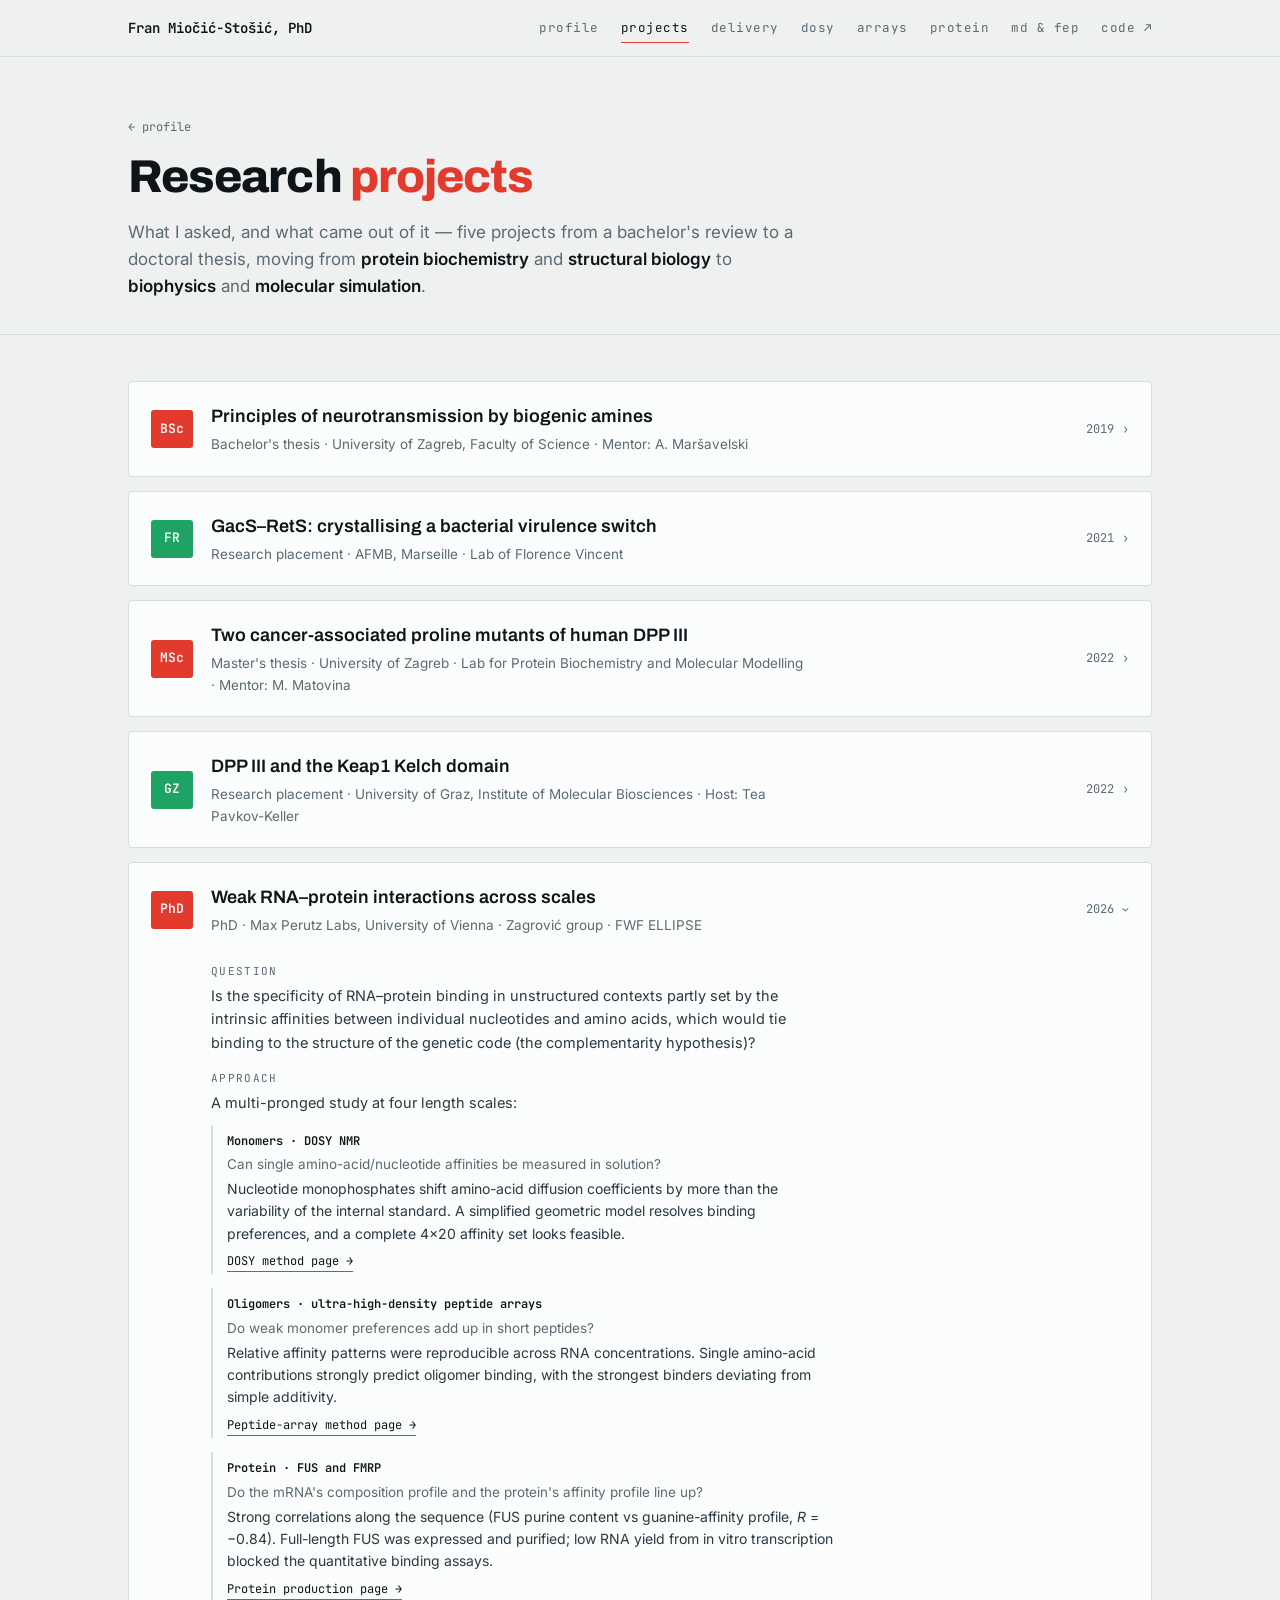
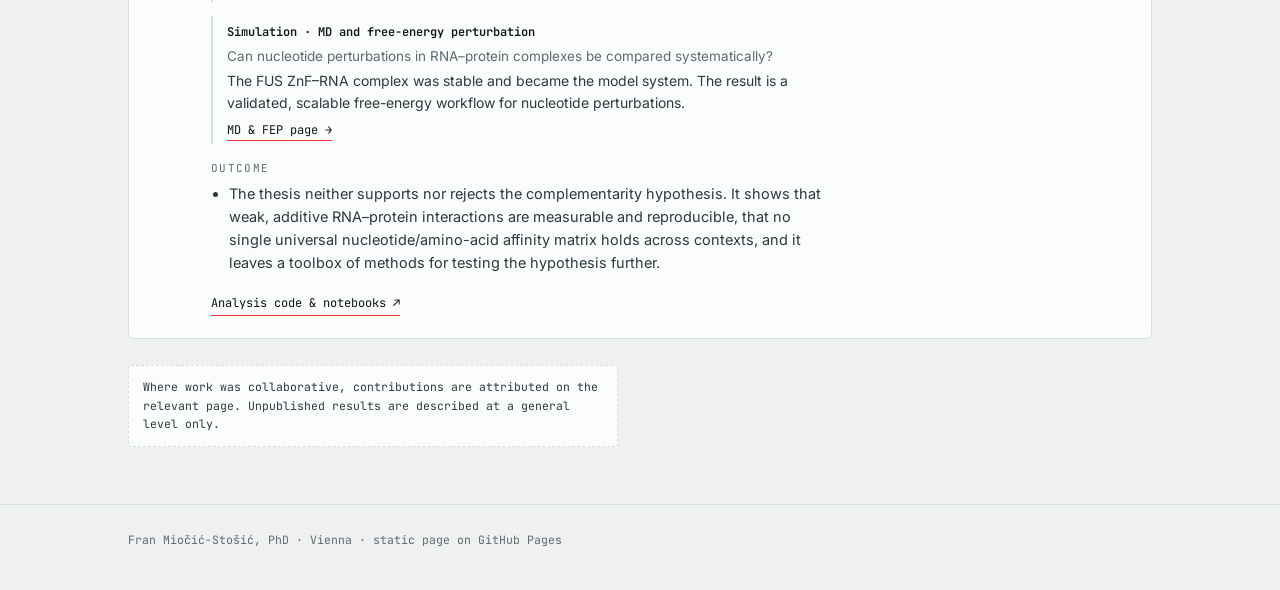
<file: projects.html>
<!doctype html>
<html lang="en">
<head>
<meta charset="utf-8">
<meta name="viewport" content="width=device-width, initial-scale=1">
<title>Research projects — Fran Miočić-Stošić, PhD</title>
<meta name="description" content="Research projects from bachelor's thesis to PhD: the question asked and what came out of it, across structural biology, biophysics and molecular simulation.">
<link rel="preconnect" href="https://fonts.googleapis.com">
<link rel="preconnect" href="https://fonts.gstatic.com" crossorigin>
<link href="https://fonts.googleapis.com/css2?family=Archivo:wght@500;600;700;800&family=Inter:wght@400;500;600&family=JetBrains+Mono:wght@400;500;600&display=swap" rel="stylesheet">
<link rel="stylesheet" href="assets/site.css">
<style>
.plist{display:grid;gap:14px}
.pcard{background:var(--paper);border:1px solid var(--hair);border-radius:4px;transition:border-color .15s}
.pcard:hover{border-color:#c3ccce}
.pc-head{display:grid;grid-template-columns:auto 1fr auto;gap:18px;align-items:center;padding:20px 22px;cursor:pointer;list-style:none}
.pc-head::-webkit-details-marker{display:none}
.pc-code{font-family:var(--mono);font-weight:600;font-size:13px;color:var(--paper);min-width:42px;height:38px;padding:0 6px;display:grid;place-items:center;border-radius:3px;background:var(--cy5)}
.pcard:nth-child(even) .pc-code{background:var(--cy3)}
.pc-title{font-family:var(--display);font-weight:600;font-size:18px}
.pc-meta{display:block;font-family:var(--body);font-weight:400;font-size:13.5px;color:var(--muted);margin-top:3px;max-width:66ch}
.pc-year{font-family:var(--mono);font-size:12px;color:var(--muted);white-space:nowrap;display:flex;align-items:center;gap:8px}
.pc-year .chev{transition:transform .2s}
details[open] .pc-year .chev{transform:rotate(90deg)}
.pc-body{padding:6px 22px 22px 82px;display:grid;gap:16px}
.pj-row .lab{font-family:var(--mono);font-size:11px;letter-spacing:.12em;text-transform:uppercase;color:var(--muted)}
.pj-row p{margin:4px 0 0;max-width:68ch;font-size:14.5px;color:#2a3a40}
.pj-row ul{margin:4px 0 0;padding-left:18px;max-width:68ch;font-size:14.5px;color:#2a3a40}
.pj-row li{margin:4px 0}
.pj-sub{display:grid;gap:14px;margin-top:10px}
.pj-sub>div{border-left:2px solid var(--hair);padding:2px 0 2px 14px;max-width:68ch}
.pj-sub b{font-family:var(--mono);font-size:12px;font-weight:600}
.pj-sub p{margin:2px 0}
.pj-sub .q{color:var(--muted);font-size:13.5px}
.pj-sub .o{font-size:14px}
.pj-sub a,.pj-links a{font-family:var(--mono);font-size:12px;text-decoration:none;color:var(--ink);border-bottom:1px solid var(--cy5);padding-bottom:2px}
.pj-sub a:hover,.pj-links a:hover{color:var(--cy5)}
.pj-links{display:flex;flex-wrap:wrap;gap:18px}
.pj-note{margin-top:0;max-width:68ch}
.pj-fig{margin:0;max-width:520px;background:var(--paper);border:1px solid var(--hair);border-radius:4px;padding:10px}
.pj-fig img{width:100%;height:auto;display:block}
@media(max-width:640px){.pc-head{grid-template-columns:auto 1fr;gap:14px;padding:16px}.pc-year{grid-column:2;justify-self:start}.pc-body{padding-left:16px}}
</style>
</head>
<body>

<div class="topbar"><div class="wrap">
  <a class="brandmark" href="index.html">Fran Miočić-Stošić, PhD</a>
  <nav class="navlinks">
    <a href="index.html">profile</a>
    <a class="here" href="projects.html">projects</a>
    <a href="leadership-delivery.html">delivery</a>
    <a href="dosy-binding-modelling.html">dosy</a>
    <a href="peptide-array-binding.html">arrays</a>
    <a href="protein-expression-purification.html">protein</a>
    <a href="md-free-energy-perturbation.html">md &amp; fep</a>
    <a class="hide-sm" href="https://franmiosto-hub.github.io/biophysics-portfolio/#work" target="_blank" rel="noopener noreferrer">code ↗</a>
  </nav>
</div></div>

<header class="pagehead"><div class="wrap">
  <a class="crumb" href="index.html">← profile</a>
  <h1>Research <span class="accent">projects</span></h1>
  <p class="lede">What I asked, and what came out of it — five projects from a bachelor's review to a doctoral thesis, moving from <strong>protein biochemistry</strong> and <strong>structural biology</strong> to <strong>biophysics</strong> and <strong>molecular simulation</strong>.</p>
</div></header>

<main>
<section class="section"><div class="wrap">
  <div class="plist">
  <details class="pcard">
    <summary class="pc-head">
      <span class="pc-code">BSc</span>
      <span class="pc-title">Principles of neurotransmission by biogenic amines<span class="pc-meta">Bachelor's thesis · University of Zagreb, Faculty of Science · Mentor: A. Maršavelski</span></span>
      <span class="pc-year">2019 <span class="chev">›</span></span>
    </summary>
    <div class="pc-body">
      <div class="pj-row"><div class="lab">Question</div><p>How does a signal cross the synapse in neurons that use biogenic amines (dopamine, norepinephrine, epinephrine, histamine, serotonin) as messengers, from synthesis of the transmitter to its removal?</p></div>
      <div class="pj-row"><div class="lab">Approach</div><p>Literature review of the complete neurotransmission cycle.</p></div>
      <div class="pj-row"><div class="lab">Outcome</div><ul><li>A structured synthesis of the cycle: synthesis of catecholamines, indolamines and imidazolamines; vesicle loading by VMAT; Ca²⁺-triggered exocytosis; receptor binding and receptor subtypes; deactivation by reuptake and catabolism.</li></ul></div>
      
      <div class="pj-links"><a href="https://urn.nsk.hr/urn:nbn:hr:217:229303" target="_blank" rel="noopener noreferrer">Thesis (in Croatian) ↗</a></div>
    </div>
  </details>
  <details class="pcard">
    <summary class="pc-head">
      <span class="pc-code">FR</span>
      <span class="pc-title">GacS–RetS: crystallising a bacterial virulence switch<span class="pc-meta">Research placement · AFMB, Marseille · Lab of Florence Vincent</span></span>
      <span class="pc-year">2021 <span class="chev">›</span></span>
    </summary>
    <div class="pc-body">
      <div class="pj-row"><div class="lab">Question</div><p>In <em>Pseudomonas aeruginosa</em>, the kinase GacS and its inhibitor RetS act as a switch between chronic and acute infection. How does RetS act on GacS, and how do the open and closed conformations of GacS differ?</p></div>
      <div class="pj-row"><div class="lab">Approach</div><p>Protein production and crystallisation screens of GacS in open and closed conformations, with and without RetS, aimed at a structure.</p></div>
      <div class="pj-row"><div class="lab">Outcome</div><ul><li>Crystals from these screens supported later discoveries in the group. Those results are not yet published.</li></ul></div>
      
      
    </div>
  </details>
  <details class="pcard">
    <summary class="pc-head">
      <span class="pc-code">MSc</span>
      <span class="pc-title">Two cancer-associated proline mutants of human DPP III<span class="pc-meta">Master's thesis · University of Zagreb · Lab for Protein Biochemistry and Molecular Modelling · Mentor: M. Matovina</span></span>
      <span class="pc-year">2022 <span class="chev">›</span></span>
    </summary>
    <div class="pc-body">
      <div class="pj-row"><div class="lab">Question</div><p>Human DPP III is a peptidase that also binds Keap1 and so influences the Nrf2 oxidative-stress pathway. Do two mutations found in tumour samples (P358L from melanoma, P360S from ovarian cancer) change its activity, and the behaviour of the loop it uses to bind Keap1?</p></div>
      <div class="pj-row"><div class="lab">Approach</div><p>Site-directed mutagenesis, expression and purification, fluorimetric enzyme kinetics, and AMBER MD simulations of wild type and both mutants.</p></div>
      <div class="pj-row"><div class="lab">Outcome</div><ul><li>Both mutants were produced and purified, and both have a lower specificity constant than wild type (higher <i>K</i><sub>M</sub>, lower turnover).</li><li>The global fold is preserved in simulation, but the loop carrying the Keap1-binding ETGE motif is more flexible in P358L: a stabilising Gln484–Thr475 hydrogen bond is present in ~17% of frames, against ~93% in wild type.</li></ul></div>
      
      <div class="pj-links"><a href="https://urn.nsk.hr/urn:nbn:hr:217:918165" target="_blank" rel="noopener noreferrer">Thesis (in Croatian) ↗</a></div>
    </div>
  </details>
  <details class="pcard">
    <summary class="pc-head">
      <span class="pc-code">GZ</span>
      <span class="pc-title">DPP III and the Keap1 Kelch domain<span class="pc-meta">Research placement · University of Graz, Institute of Molecular Biosciences · Host: Tea Pavkov-Keller</span></span>
      <span class="pc-year">2022 <span class="chev">›</span></span>
    </summary>
    <div class="pc-body">
      <div class="pj-row"><div class="lab">Question</div><p>Does either mutation change how tightly DPP III binds the Kelch domain of Keap1, the interaction that stabilises Nrf2 and can raise chemotherapy resistance in tumour cells?</p></div>
      <div class="pj-row"><div class="lab">Approach</div><p>Isothermal titration calorimetry (ITC) of wild-type and mutant DPP III against the Kelch domain.</p></div>
      <div class="pj-row"><div class="lab">Outcome</div><ul><li>P358L binds Kelch roughly 4–5× more tightly (<i>K</i><sub>d</sub> ≈ 150 nM) than wild type (≈ 690 nM) or P360S (≈ 550 nM), consistent with the extra loop flexibility seen in simulation.</li></ul></div>
      <div class="note pj-note">ITC runs showed partial protein precipitation and an apparent stoichiometry below 1:1, so absolute thermodynamic values are approximate. The <i>K</i><sub>d</sub> trend is the result.</div>
      <!-- SAXS figure slot (Graz): <figure class="pj-fig"><img src="assets/saxs.png" alt="..."><figcaption>... (unpublished, preliminary)</figcaption></figure> -->
      
    </div>
  </details>
  <details class="pcard" open>
    <summary class="pc-head">
      <span class="pc-code">PhD</span>
      <span class="pc-title">Weak RNA–protein interactions across scales<span class="pc-meta">PhD · Max Perutz Labs, University of Vienna · Zagrović group · FWF ELLIPSE</span></span>
      <span class="pc-year">2026 <span class="chev">›</span></span>
    </summary>
    <div class="pc-body">
      <div class="pj-row"><div class="lab">Question</div><p>Is the specificity of RNA–protein binding in unstructured contexts partly set by the intrinsic affinities between individual nucleotides and amino acids, which would tie binding to the structure of the genetic code (the complementarity hypothesis)?</p></div>
      <div class="pj-row"><div class="lab">Approach</div><p>A multi-pronged study at four length scales:</p><div class="pj-sub"><div><b>Monomers · DOSY NMR</b><p class="q">Can single amino-acid/nucleotide affinities be measured in solution?</p><p class="o">Nucleotide monophosphates shift amino-acid diffusion coefficients by more than the variability of the internal standard. A simplified geometric model resolves binding preferences, and a complete 4×20 affinity set looks feasible.</p><a href="dosy-binding-modelling.html">DOSY method page →</a></div><div><b>Oligomers · ultra-high-density peptide arrays</b><p class="q">Do weak monomer preferences add up in short peptides?</p><p class="o">Relative affinity patterns were reproducible across RNA concentrations. Single amino-acid contributions strongly predict oligomer binding, with the strongest binders deviating from simple additivity.</p><a href="peptide-array-binding.html">Peptide-array method page →</a></div><div><b>Protein · FUS and FMRP</b><p class="q">Do the mRNA's composition profile and the protein's affinity profile line up?</p><p class="o">Strong correlations along the sequence (FUS purine content vs guanine-affinity profile, <i>R</i> = −0.84). Full-length FUS was expressed and purified; low RNA yield from in vitro transcription blocked the quantitative binding assays.</p><a href="protein-expression-purification.html">Protein production page →</a></div><div><b>Simulation · MD and free-energy perturbation</b><p class="q">Can nucleotide perturbations in RNA–protein complexes be compared systematically?</p><p class="o">The FUS ZnF–RNA complex was stable and became the model system. The result is a validated, scalable free-energy workflow for nucleotide perturbations.</p><a href="md-free-energy-perturbation.html">MD &amp; FEP page →</a></div></div></div>
      <div class="pj-row"><div class="lab">Outcome</div><ul><li>The thesis neither supports nor rejects the complementarity hypothesis. It shows that weak, additive RNA–protein interactions are measurable and reproducible, that no single universal nucleotide/amino-acid affinity matrix holds across contexts, and it leaves a toolbox of methods for testing the hypothesis further.</li></ul></div>
      
      <div class="pj-links"><a href="https://franmiosto-hub.github.io/biophysics-portfolio/#work" target="_blank" rel="noopener noreferrer">Analysis code &amp; notebooks ↗</a></div>
    </div>
  </details>
  </div>
  <p class="note">Where work was collaborative, contributions are attributed on the relevant page. Unpublished results are described at a general level only.</p>
</div></section>
</main>

<footer><div class="wrap">Fran Miočić-Stošić, PhD · Vienna · static page on GitHub Pages</div></footer>
</body>
</html>
</file>
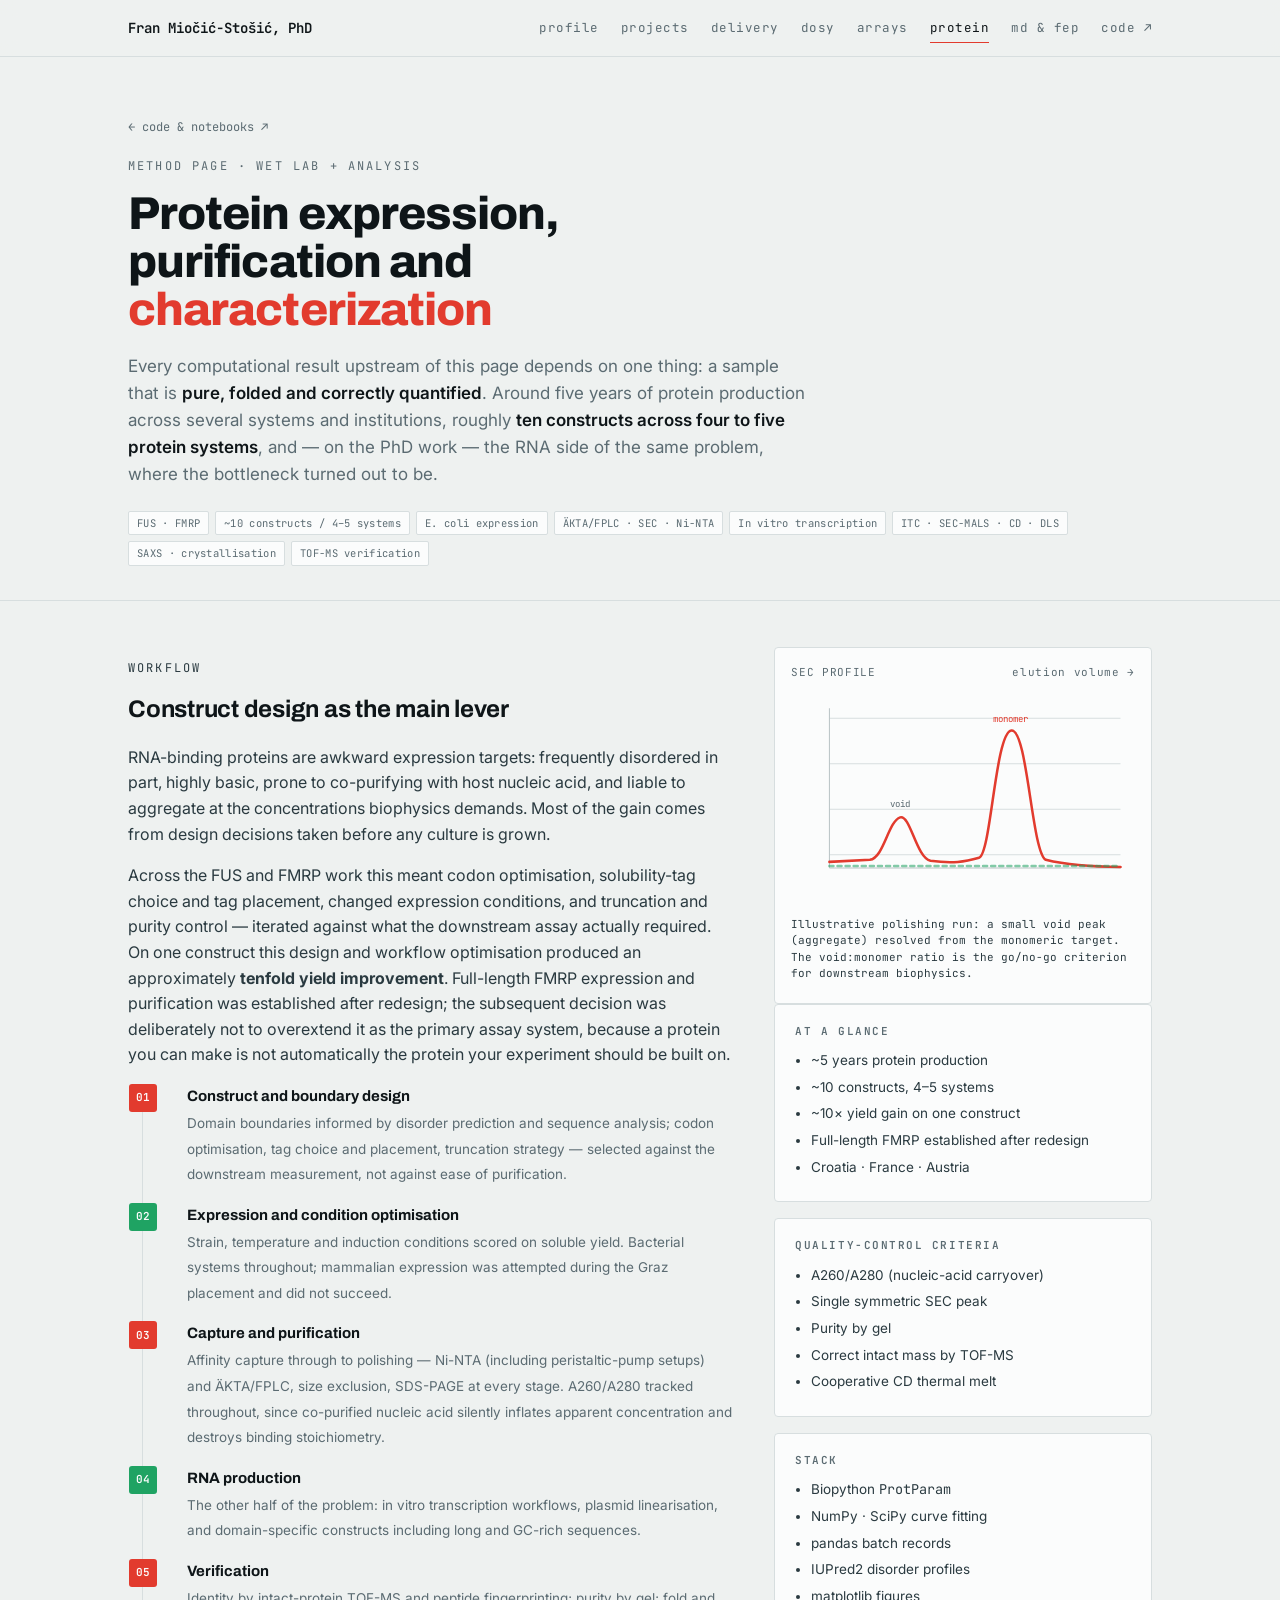
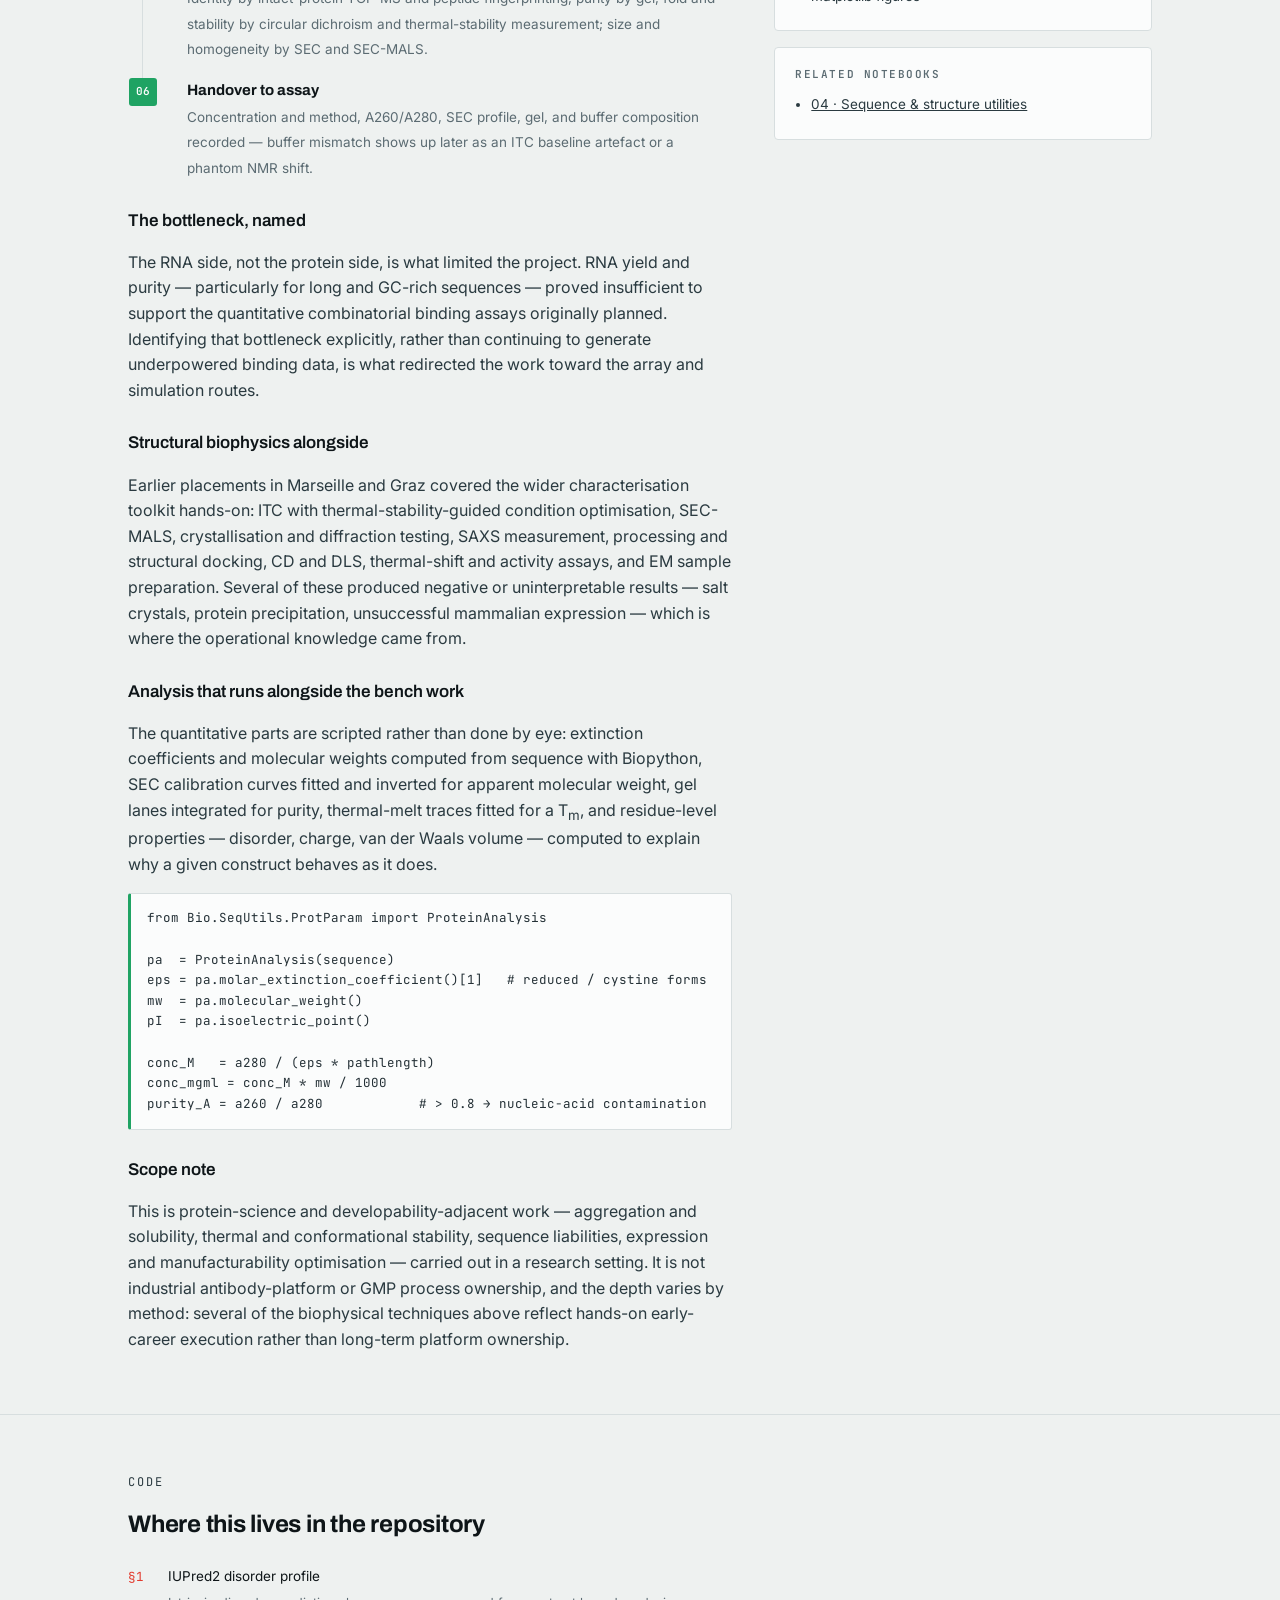
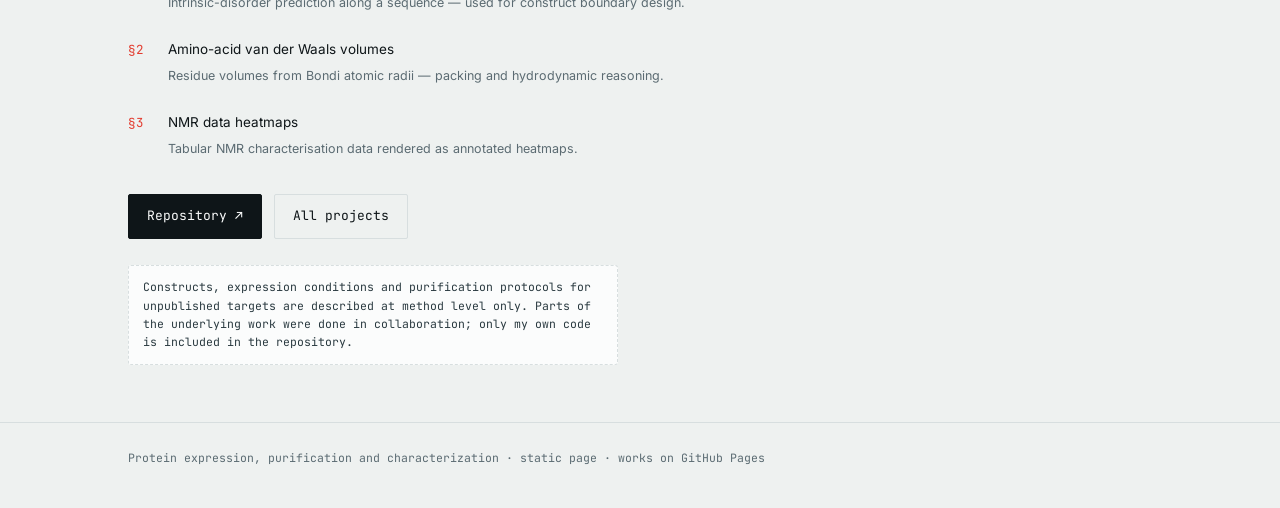
<file: protein-expression-purification.html>
<!doctype html>
<html lang="en">
<head>
<meta charset="utf-8">
<meta name="viewport" content="width=device-width, initial-scale=1">
<title>Protein expression, purification &amp; characterization — Fran Miočić-Stošić, PhD</title>
<meta name="description" content="Recombinant expression, chromatographic purification, and biophysical characterization of RNA-binding proteins — with quantitative analysis of every step.">
<link rel="preconnect" href="https://fonts.googleapis.com">
<link rel="preconnect" href="https://fonts.gstatic.com" crossorigin>
<link href="https://fonts.googleapis.com/css2?family=Archivo:wght@500;600;700;800&family=Inter:wght@400;500;600&family=JetBrains+Mono:wght@400;500;600&display=swap" rel="stylesheet">
<link rel="stylesheet" href="assets/site.css">
</head>
<body>

<div class="topbar"><div class="wrap">
  <a class="brandmark" href="index.html">Fran Miočić-Stošić, PhD</a>
  <nav class="navlinks">
    <a href="index.html">profile</a>
    <a href="projects.html">projects</a>
    <a href="leadership-delivery.html">delivery</a>
    <a href="dosy-binding-modelling.html">dosy</a>
    <a href="peptide-array-binding.html">arrays</a>
    <a class="here" href="protein-expression-purification.html">protein</a>
    <a href="md-free-energy-perturbation.html">md &amp; fep</a>
    <a class="hide-sm" href="https://franmiosto-hub.github.io/biophysics-portfolio/#work" target="_blank" rel="noopener noreferrer">code ↗</a>
  </nav>
</div></div>

<header class="pagehead"><div class="wrap">
  <a class="crumb" href="https://franmiosto-hub.github.io/biophysics-portfolio/" target="_blank" rel="noopener noreferrer">← code &amp; notebooks ↗</a>
  <p class="eyebrow" style="margin-top:18px">Method page · wet lab + analysis</p>
  <h1>Protein expression, purification and <span class="accent">characterization</span></h1>
  <p class="lede">Every computational result upstream of this page depends on one thing: a sample that is <strong>pure, folded and correctly quantified</strong>. Around five years of protein production across several systems and institutions, roughly <strong>ten constructs across four to five protein systems</strong>, and — on the PhD work — the RNA side of the same problem, where the bottleneck turned out to be.</p>
  <div class="tags">
    <span class="tag">FUS · FMRP</span><span class="tag">~10 constructs / 4–5 systems</span>
    <span class="tag">E. coli expression</span><span class="tag">ÄKTA/FPLC · SEC · Ni-NTA</span>
    <span class="tag">In vitro transcription</span><span class="tag">ITC · SEC-MALS · CD · DLS</span>
    <span class="tag">SAXS · crystallisation</span><span class="tag">TOF-MS verification</span>
  </div>
</div></header>

<main>

<section class="section"><div class="wrap"><div class="cols">
  <div>
    <p class="eyebrow">Workflow</p>
    <h2>Construct design as the main lever</h2>
    <p>RNA-binding proteins are awkward expression targets: frequently disordered in part, highly basic, prone to co-purifying with host nucleic acid, and liable to aggregate at the concentrations biophysics demands. Most of the gain comes from design decisions taken before any culture is grown.</p>

    <p>Across the FUS and FMRP work this meant codon optimisation, solubility-tag choice and tag placement, changed expression conditions, and truncation and purity control — iterated against what the downstream assay actually required. On one construct this design and workflow optimisation produced an approximately <strong>tenfold yield improvement</strong>. Full-length FMRP expression and purification was established after redesign; the subsequent decision was deliberately not to overextend it as the primary assay system, because a protein you can make is not automatically the protein your experiment should be built on.</p>

    <ol class="steps">
      <li><b>Construct and boundary design</b><span>Domain boundaries informed by disorder prediction and sequence analysis; codon optimisation, tag choice and placement, truncation strategy — selected against the downstream measurement, not against ease of purification.</span></li>
      <li class="alt"><b>Expression and condition optimisation</b><span>Strain, temperature and induction conditions scored on soluble yield. Bacterial systems throughout; mammalian expression was attempted during the Graz placement and did not succeed.</span></li>
      <li><b>Capture and purification</b><span>Affinity capture through to polishing — Ni-NTA (including peristaltic-pump setups) and ÄKTA/FPLC, size exclusion, SDS-PAGE at every stage. A260/A280 tracked throughout, since co-purified nucleic acid silently inflates apparent concentration and destroys binding stoichiometry.</span></li>
      <li class="alt"><b>RNA production</b><span>The other half of the problem: in vitro transcription workflows, plasmid linearisation, and domain-specific constructs including long and GC-rich sequences.</span></li>
      <li><b>Verification</b><span>Identity by intact-protein TOF-MS and peptide fingerprinting; purity by gel; fold and stability by circular dichroism and thermal-stability measurement; size and homogeneity by SEC and SEC-MALS.</span></li>
      <li class="alt"><b>Handover to assay</b><span>Concentration and method, A260/A280, SEC profile, gel, and buffer composition recorded — buffer mismatch shows up later as an ITC baseline artefact or a phantom NMR shift.</span></li>
    </ol>

    <h3>The bottleneck, named</h3>
    <p>The RNA side, not the protein side, is what limited the project. RNA yield and purity — particularly for long and GC-rich sequences — proved insufficient to support the quantitative combinatorial binding assays originally planned. Identifying that bottleneck explicitly, rather than continuing to generate underpowered binding data, is what redirected the work toward the array and simulation routes.</p>

    <h3>Structural biophysics alongside</h3>
    <p>Earlier placements in Marseille and Graz covered the wider characterisation toolkit hands-on: ITC with thermal-stability-guided condition optimisation, SEC-MALS, crystallisation and diffraction testing, SAXS measurement, processing and structural docking, CD and DLS, thermal-shift and activity assays, and EM sample preparation. Several of these produced negative or uninterpretable results — salt crystals, protein precipitation, unsuccessful mammalian expression — which is where the operational knowledge came from.</p>

    <h3>Analysis that runs alongside the bench work</h3>
    <p>The quantitative parts are scripted rather than done by eye: extinction coefficients and molecular weights computed from sequence with Biopython, SEC calibration curves fitted and inverted for apparent molecular weight, gel lanes integrated for purity, thermal-melt traces fitted for a T<sub>m</sub>, and residue-level properties — disorder, charge, van der Waals volume — computed to explain why a given construct behaves as it does.</p>

    <pre class="code-block">from Bio.SeqUtils.ProtParam import ProteinAnalysis

pa  = ProteinAnalysis(sequence)
eps = pa.molar_extinction_coefficient()[1]   # reduced / cystine forms
mw  = pa.molecular_weight()
pI  = pa.isoelectric_point()

conc_M   = a280 / (eps * pathlength)
conc_mgml = conc_M * mw / 1000
purity_A = a260 / a280            # > 0.8 → nucleic-acid contamination</pre>

    <h3>Scope note</h3>
    <p>This is protein-science and developability-adjacent work — aggregation and solubility, thermal and conformational stability, sequence liabilities, expression and manufacturability optimisation — carried out in a research setting. It is not industrial antibody-platform or GMP process ownership, and the depth varies by method: several of the biophysical techniques above reflect hands-on early-career execution rather than long-term platform ownership.</p>
  </div>

  <aside>
    <div class="figure">
      <div class="figlabel"><span>SEC PROFILE</span><span>elution volume →</span></div>
      <svg viewBox="0 0 340 210" width="100%" role="img" aria-label="Illustrative size-exclusion chromatogram">
        <g class="grid">
          <line x1="38" y1="30" x2="326" y2="30"/><line x1="38" y1="75" x2="326" y2="75"/>
          <line x1="38" y1="120" x2="326" y2="120"/><line x1="38" y1="165" x2="326" y2="165"/>
        </g>
        <line class="axis" x1="38" y1="178" x2="326" y2="178"/>
        <line class="axis" x1="38" y1="20" x2="38" y2="178"/>
        <path class="curve c5" d="M38 172 L 78 170 C 92 168, 96 132, 108 128 C 118 125, 124 168, 138 171
          C 160 174, 172 172, 186 168 C 198 164, 202 44, 218 42 C 234 40, 238 162, 252 170
          C 276 176, 300 177, 326 177"/>
        <path class="curve c3" style="stroke-dasharray:4 4;opacity:.55" d="M38 176 L 326 176"/>
        <text x="98" y="118" font-family="JetBrains Mono, monospace" font-size="9" fill="var(--muted)">void</text>
        <text x="200" y="34" font-family="JetBrains Mono, monospace" font-size="9" fill="var(--cy5)">monomer</text>
      </svg>
      <p class="figcap">Illustrative polishing run: a small void peak (aggregate) resolved from the monomeric target. The void:monomer ratio is the go/no-go criterion for downstream biophysics.</p>
    </div>

    <div class="panel">
      <h4>At a glance</h4>
      <ul>
        <li>~5 years protein production</li>
        <li>~10 constructs, 4–5 systems</li>
        <li>~10× yield gain on one construct</li>
        <li>Full-length FMRP established after redesign</li>
        <li>Croatia · France · Austria</li>
      </ul>
    </div>

    <div class="panel">
      <h4>Quality-control criteria</h4>
      <ul>
        <li>A260/A280 (nucleic-acid carryover)</li>
        <li>Single symmetric SEC peak</li>
        <li>Purity by gel</li>
        <li>Correct intact mass by TOF-MS</li>
        <li>Cooperative CD thermal melt</li>
      </ul>
    </div>

    <div class="panel">
      <h4>Stack</h4>
      <ul>
        <li>Biopython <span class="mono">ProtParam</span></li>
        <li>NumPy · SciPy curve fitting</li>
        <li>pandas batch records</li>
        <li>IUPred2 disorder profiles</li>
        <li>matplotlib figures</li>
      </ul>
    </div>

    <div class="panel">
      <h4>Related notebooks</h4>
      <ul>
        <li><a href="https://github.com/franmiosto-hub/biophysics-portfolio/blob/main/04_sequence_structure_utilities.ipynb" target="_blank" rel="noopener noreferrer">04 · Sequence &amp; structure utilities</a></li>
      </ul>
    </div>
  </aside>
</div></div></section>

<hr class="rule">

<section class="section"><div class="wrap">
  <p class="eyebrow">Code</p>
  <h2>Where this lives in the repository</h2>
  <div class="nblist">
    <a href="https://github.com/franmiosto-hub/biophysics-portfolio/blob/main/04_sequence_structure_utilities.ipynb" target="_blank" rel="noopener noreferrer">
      <span class="nb-name">§1</span><span><span class="nb-title">IUPred2 disorder profile</span><br><span class="nb-desc">Intrinsic-disorder prediction along a sequence — used for construct boundary design.</span></span></a>
    <a href="https://github.com/franmiosto-hub/biophysics-portfolio/blob/main/04_sequence_structure_utilities.ipynb" target="_blank" rel="noopener noreferrer">
      <span class="nb-name">§2</span><span><span class="nb-title">Amino-acid van der Waals volumes</span><br><span class="nb-desc">Residue volumes from Bondi atomic radii — packing and hydrodynamic reasoning.</span></span></a>
    <a href="https://github.com/franmiosto-hub/biophysics-portfolio/blob/main/04_sequence_structure_utilities.ipynb" target="_blank" rel="noopener noreferrer">
      <span class="nb-name">§3</span><span><span class="nb-title">NMR data heatmaps</span><br><span class="nb-desc">Tabular NMR characterisation data rendered as annotated heatmaps.</span></span></a>
  </div>
  <div class="cta-row">
    <a class="btn" href="https://github.com/franmiosto-hub/biophysics-portfolio" target="_blank" rel="noopener noreferrer">Repository ↗</a>
    <a class="btn ghost" href="https://franmiosto-hub.github.io/biophysics-portfolio/#work" target="_blank" rel="noopener noreferrer">All projects</a>
  </div>
  <p class="note">Constructs, expression conditions and purification protocols for unpublished targets are described at method level only. Parts of the underlying work were done in collaboration; only my own code is included in the repository.</p>
</div></section>

</main>

<footer><div class="wrap">Protein expression, purification and characterization · static page · works on GitHub Pages</div></footer>
</body>
</html>
</file>
<file: assets/site.css>
/* Shared styles for biophysics-portfolio subpages.
   Palette and typography mirror index.html. */
:root{
  --bench:#eef1f0; --paper:#fbfcfc; --ink:#0e1518; --muted:#5b6b72;
  --hair:#d7dedf; --cy5:#e23b2e; --cy3:#1fa363;
  --display:'Archivo',system-ui,sans-serif; --body:'Inter',system-ui,sans-serif; --mono:'JetBrains Mono',monospace;
}
*{box-sizing:border-box}
html{scroll-behavior:smooth}
body{margin:0;background:var(--bench);color:var(--ink);font-family:var(--body);line-height:1.6;-webkit-font-smoothing:antialiased}
a{color:inherit}
.wrap{max-width:1080px;margin:0 auto;padding:0 28px}
.mono{font-family:var(--mono)}
.eyebrow{font-family:var(--mono);font-size:12px;letter-spacing:.18em;text-transform:uppercase;color:var(--muted)}

/* topbar */
.topbar{position:sticky;top:0;z-index:20;background:rgba(238,241,240,.82);backdrop-filter:blur(8px);border-bottom:1px solid var(--hair)}
.topbar .wrap{display:flex;align-items:center;justify-content:space-between;height:56px}
.brandmark{font-family:var(--mono);font-weight:600;font-size:14px;text-decoration:none}
.navlinks{display:flex;gap:22px;font-family:var(--mono);font-size:12.5px;letter-spacing:.04em}
.navlinks a{color:var(--muted);text-decoration:none;padding:4px 0;border-bottom:1px solid transparent;transition:.15s}
.navlinks a:hover,.navlinks a:focus-visible{color:var(--ink);border-color:var(--cy5)}
.navlinks a.here{color:var(--ink);border-color:var(--cy5)}
@media(max-width:760px){.navlinks{gap:14px;font-size:11.5px}}
@media(max-width:560px){.navlinks a.hide-sm{display:none}}

/* page header */
.pagehead{padding:56px 0 34px;border-bottom:1px solid var(--hair)}
.crumb{font-family:var(--mono);font-size:12px;color:var(--muted);text-decoration:none}
.crumb:hover{color:var(--cy5)}
.pagehead h1{font-family:var(--display);font-weight:800;font-size:clamp(28px,4.4vw,46px);line-height:1.05;letter-spacing:-.02em;margin:14px 0 0;max-width:22ch}
.pagehead h1 .accent{color:var(--cy5)}
.lede{font-size:17px;color:var(--muted);max-width:62ch;margin:18px 0 0}
.lede strong{color:var(--ink);font-weight:600}
.tags{display:flex;flex-wrap:wrap;gap:6px;margin-top:22px}
.tag{font-family:var(--mono);font-size:10.5px;letter-spacing:.03em;color:var(--muted);border:1px solid var(--hair);border-radius:2px;padding:3px 8px;background:var(--paper)}

/* content */
.section{padding:46px 0}
.section h2{font-family:var(--display);font-weight:700;font-size:24px;letter-spacing:-.01em;margin:0 0 4px}
.section h3{font-family:var(--display);font-weight:600;font-size:17px;margin:26px 0 6px}
.section p{max-width:70ch;color:#2a3a40}
.rule{border:none;border-top:1px solid var(--hair);margin:0}

/* two-column layout */
.cols{display:grid;grid-template-columns:1.6fr 1fr;gap:42px;align-items:start}
@media(max-width:860px){.cols{grid-template-columns:1fr;gap:28px}}

/* side panel */
.panel{background:var(--paper);border:1px solid var(--hair);border-radius:4px;padding:18px 20px}
.panel h4{font-family:var(--mono);font-size:11px;letter-spacing:.14em;text-transform:uppercase;color:var(--muted);margin:0 0 10px;font-weight:600}
.panel ul{margin:0;padding-left:16px;font-size:13.5px;color:#2a3a40}
.panel ul li{margin-bottom:5px}
.panel + .panel{margin-top:16px}

/* step list */
.steps{counter-reset:step;list-style:none;padding:0;margin:14px 0 0}
.steps li{counter-increment:step;position:relative;padding:0 0 16px 44px;border-left:1px solid var(--hair);margin-left:14px}
.steps li:last-child{border-left-color:transparent;padding-bottom:0}
.steps li::before{content:counter(step,decimal-leading-zero);position:absolute;left:-14px;top:0;width:28px;height:28px;display:grid;place-items:center;border-radius:3px;background:var(--cy5);color:var(--paper);font-family:var(--mono);font-size:11px;font-weight:600}
.steps li.alt::before{background:var(--cy3)}
.steps b{font-family:var(--display);font-size:15px;display:block;margin-bottom:2px}
.steps span{font-size:13.5px;color:var(--muted)}

/* code block */
pre.code-block{background:var(--paper);border:1px solid var(--hair);border-left:3px solid var(--cy3);border-radius:3px;padding:14px 16px;overflow-x:auto;font-family:var(--mono);font-size:12.5px;line-height:1.65;color:#243036;margin:14px 0}

/* figure */
.figure{background:var(--paper);border:1px solid var(--hair);border-radius:4px;padding:16px 16px 10px}
.figure .figlabel{display:flex;justify-content:space-between;font-family:var(--mono);font-size:11px;color:var(--muted);letter-spacing:.06em;margin-bottom:6px}
.figcap{font-family:var(--mono);font-size:11px;color:var(--muted);margin-top:8px;line-height:1.5}
svg .grid{stroke:var(--hair);stroke-width:1}
svg .axis{stroke:#b9c3c5;stroke-width:1}
svg .curve{fill:none;stroke-width:2.5;stroke-linecap:round}
svg .c5{stroke:var(--cy5)} svg .c3{stroke:var(--cy3)}

/* notebook links */
.nblist{display:grid;gap:2px;margin-top:10px}
.nblist a{display:flex;gap:14px;align-items:baseline;text-decoration:none;padding:10px;margin-left:-10px;border-radius:3px;transition:background .12s}
.nblist a:hover,.nblist a:focus-visible{background:var(--paper)}
.nblist .nb-name{font-family:var(--mono);font-size:12.5px;color:var(--cy5);flex:0 0 auto;width:26px}
.nblist .nb-title{font-size:13.5px}
.nblist .nb-desc{color:var(--muted);font-size:12.5px}

.btn{font-family:var(--mono);font-size:13px;text-decoration:none;padding:11px 18px;border-radius:2px;border:1px solid var(--ink);background:var(--ink);color:var(--paper);transition:.15s;display:inline-block}
.btn:hover,.btn:focus-visible{background:transparent;color:var(--ink)}
.btn.ghost{background:transparent;color:var(--ink);border-color:var(--hair)}
.btn.ghost:hover,.btn.ghost:focus-visible{border-color:var(--cy5);color:var(--cy5)}
.cta-row{display:flex;flex-wrap:wrap;gap:12px;margin-top:24px}

.note{margin-top:26px;font-family:var(--mono);font-size:11.5px;color:var(--muted);background:var(--paper);border:1px dashed var(--hair);border-radius:3px;padding:12px 14px;line-height:1.6}
footer{padding:26px 0 40px;font-family:var(--mono);font-size:11.5px;color:var(--muted);border-top:1px solid var(--hair)}
:focus-visible{outline:2px solid var(--cy5);outline-offset:2px}
@media (prefers-reduced-motion:reduce){*{animation:none!important;transition:none!important}}
</file>
